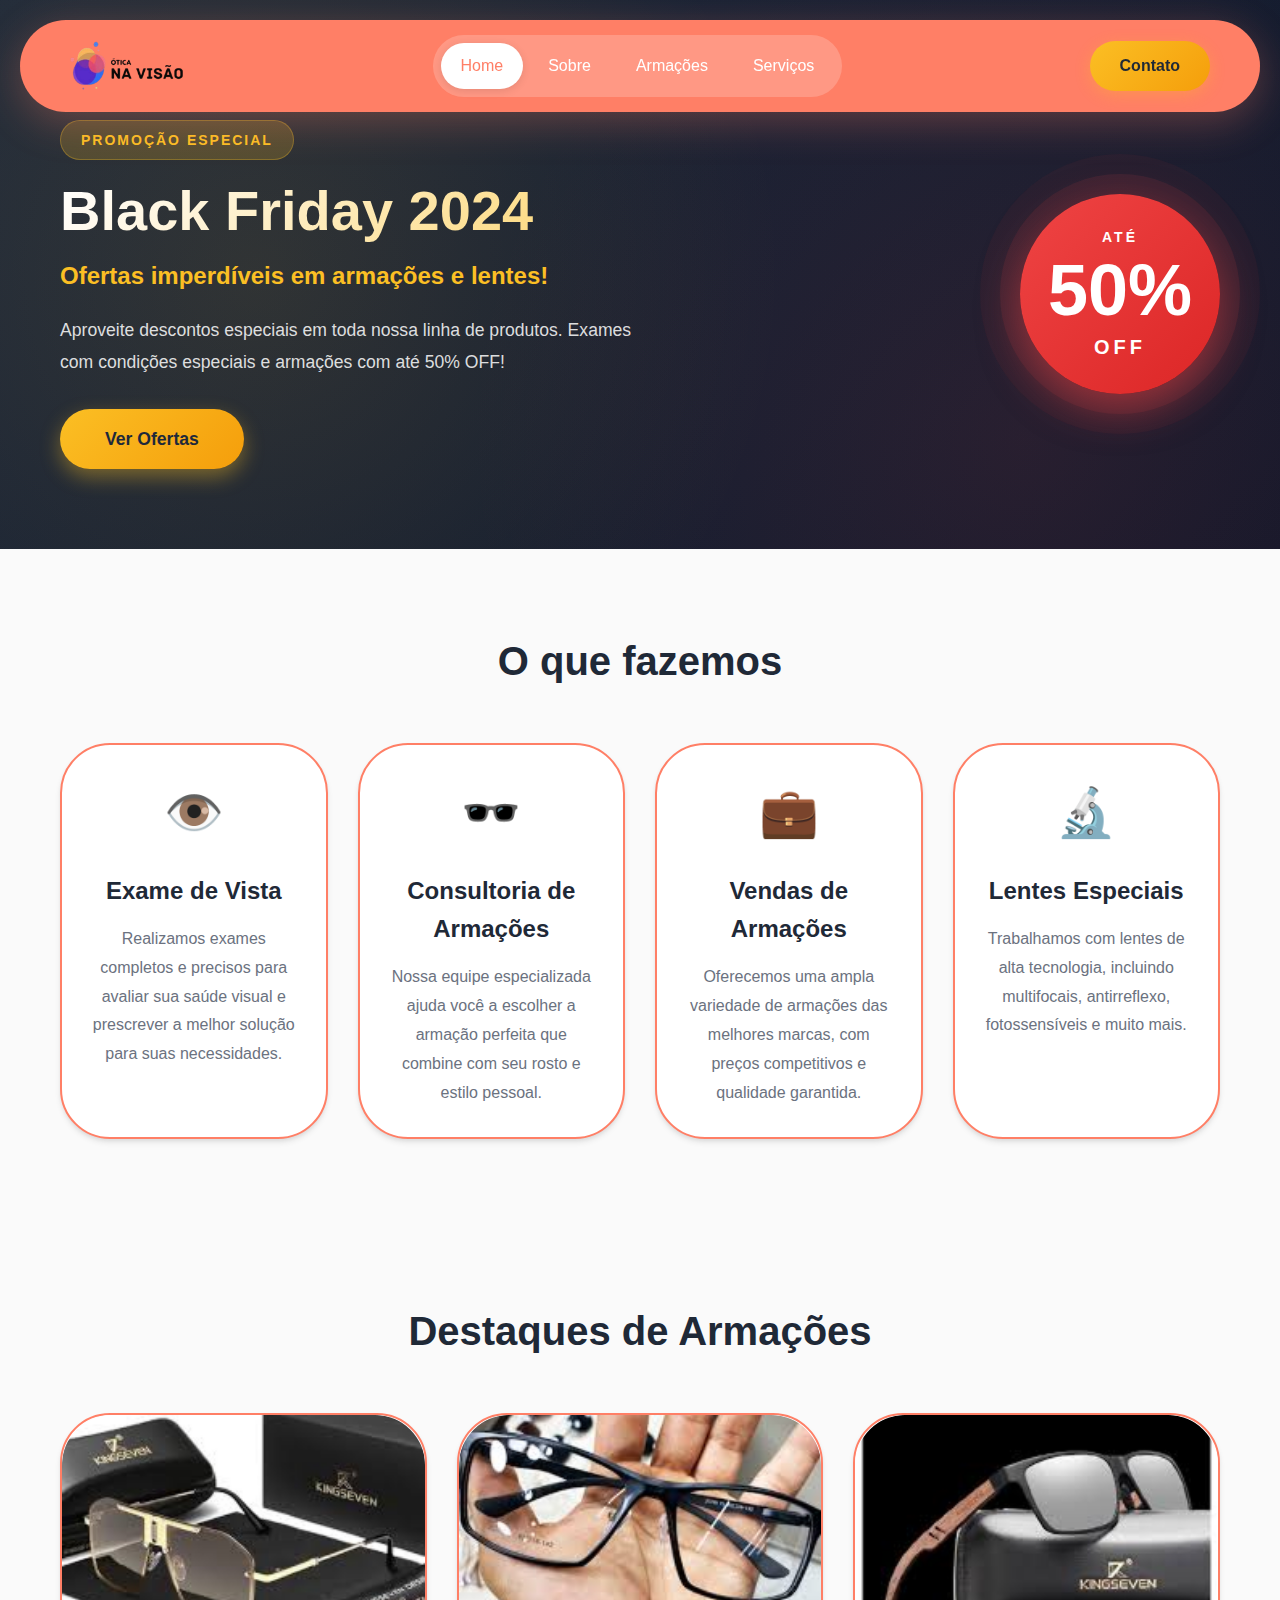
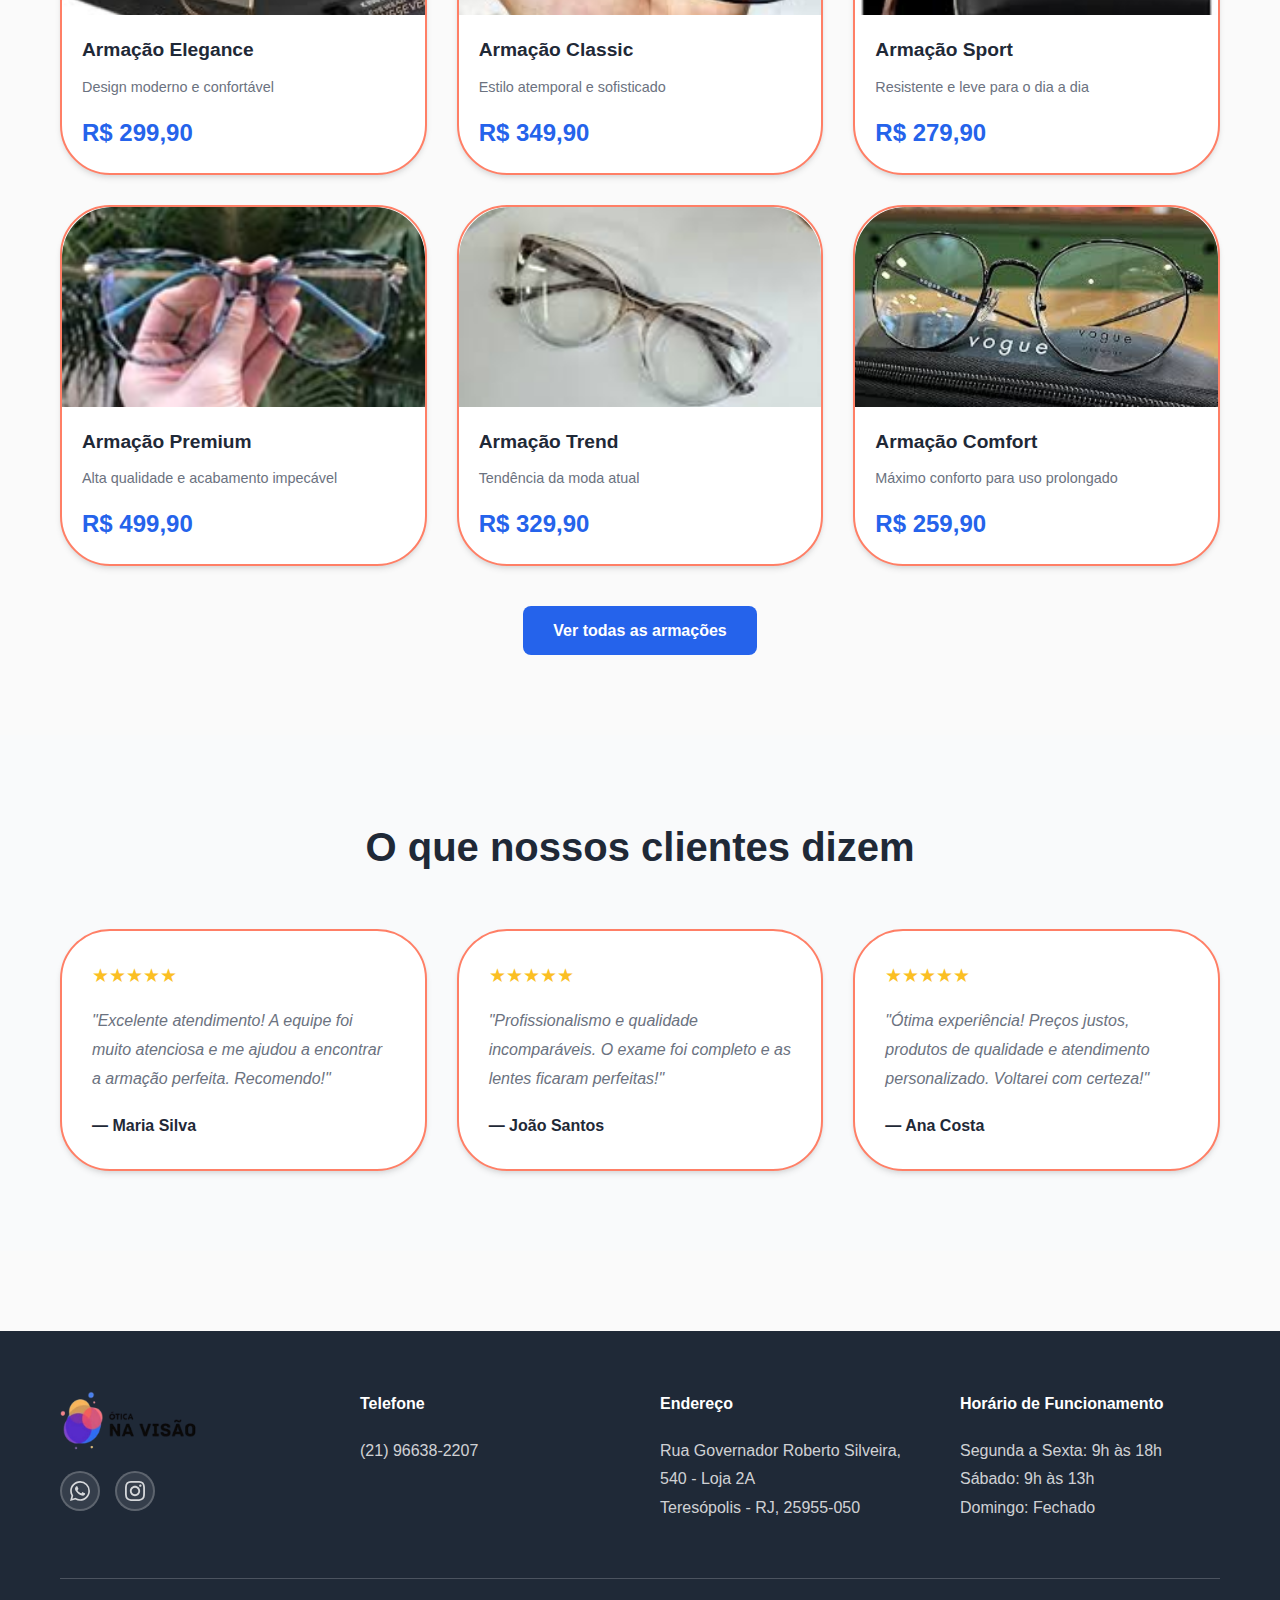
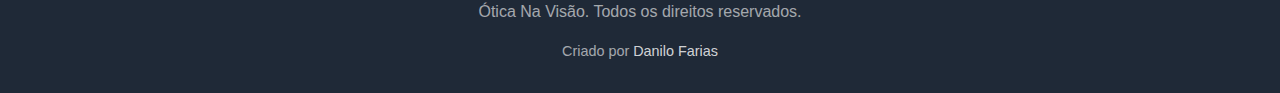
<file: index.html>
<!DOCTYPE html>
<html lang="pt-BR">
<head>
    <meta charset="UTF-8">
    <meta name="viewport" content="width=device-width, initial-scale=1.0">
    <title>Ótica Na Visão - Cuidando da sua visão com estilo</title>
    <link rel="icon" type="image/png" href="img/logo.png">
    <link rel="stylesheet" href="css/style.css">
</head>
<body>
    <!-- Header / Menu -->
    <header class="header" id="header">
        <div class="container">
            <div class="logo">
                <img src="img/logo.png" alt="Ótica Na Visão" class="logo-img">
            </div>
            <nav class="nav" id="nav">
                <ul class="nav-list">
                    <li><a href="index.html" class="nav-link active">Home</a></li>
                    <li><a href="sobre.html" class="nav-link">Sobre</a></li>
                    <li><a href="armacoes.html" class="nav-link">Armações</a></li>
                    <li><a href="servicos.html" class="nav-link">Serviços</a></li>
                </ul>
            </nav>
            <a href="#contato" class="btn btn-cta scroll-to-footer">Contato</a>
            <button class="menu-toggle" id="menuToggle" aria-label="Menu">
                <span></span>
                <span></span>
                <span></span>
            </button>
        </div>
    </header>

    <!-- Banner Black Friday -->
    <section class="black-friday-banner">
        <div class="container">
            <div class="banner-content-new">
                <div class="banner-left">
                    <span class="banner-label">PROMOÇÃO ESPECIAL</span>
                    <h2 class="banner-title-new">Black Friday 2024</h2>
                    <p class="banner-subtitle-new">Ofertas imperdíveis em armações e lentes!</p>
                    <p class="banner-description-new">
                        Aproveite descontos especiais em toda nossa linha de produtos. 
                        Exames com condições especiais e armações com até 50% OFF!
                    </p>
                    <a href="armacoes.html" class="btn btn-banner-new">Ver Ofertas</a>
                </div>
                <div class="banner-right">
                    <div class="discount-circle">
                        <span class="discount-text">ATÉ</span>
                        <span class="discount-number">50%</span>
                        <span class="discount-off">OFF</span>
                    </div>
                </div>
            </div>
        </div>
    </section>

    <!-- O que fazemos -->
    <section class="section services-preview">
        <div class="container">
            <h2 class="section-title">O que fazemos</h2>
            <div class="cards-grid">
                <div class="card">
                    <div class="card-icon">👁️</div>
                    <h3 class="card-title">Exame de Vista</h3>
                    <p class="card-description">
                        Realizamos exames completos e precisos para avaliar sua saúde visual e prescrever 
                        a melhor solução para suas necessidades.
                    </p>
                </div>
                <div class="card">
                    <div class="card-icon">🕶️</div>
                    <h3 class="card-title">Consultoria de Armações</h3>
                    <p class="card-description">
                        Nossa equipe especializada ajuda você a escolher a armação perfeita que combine 
                        com seu rosto e estilo pessoal.
                    </p>
                </div>
                <div class="card">
                    <div class="card-icon">💼</div>
                    <h3 class="card-title">Vendas de Armações</h3>
                    <p class="card-description">
                        Oferecemos uma ampla variedade de armações das melhores marcas, com preços 
                        competitivos e qualidade garantida.
                    </p>
                </div>
                <div class="card">
                    <div class="card-icon">🔬</div>
                    <h3 class="card-title">Lentes Especiais</h3>
                    <p class="card-description">
                        Trabalhamos com lentes de alta tecnologia, incluindo multifocais, antirreflexo, 
                        fotossensíveis e muito mais.
                    </p>
                </div>
            </div>
        </div>
    </section>

    <!-- Destaques de Armações -->
    <section class="section highlights">
        <div class="container">
            <h2 class="section-title">Destaques de Armações</h2>
            <div class="frames-grid">
                <div class="frame-card clickable-frame" data-frame='{"name":"Armação Elegance","description":"Design moderno e confortável","price":"R$ 299,90","image":"img/oculos (1).png"}'>
                    <div class="frame-image">
                        <img src="img/oculos (1).png" alt="Armação 1">
                    </div>
                    <div class="frame-info">
                        <h3 class="frame-name">Armação Elegance</h3>
                        <p class="frame-description">Design moderno e confortável</p>
                        <p class="frame-price">R$ 299,90</p>
                    </div>
                </div>
                <div class="frame-card clickable-frame" data-frame='{"name":"Armação Classic","description":"Estilo atemporal e sofisticado","price":"R$ 349,90","image":"img/oculos (2).png"}'>
                    <div class="frame-image">
                        <img src="img/oculos (2).png" alt="Armação 2">
                    </div>
                    <div class="frame-info">
                        <h3 class="frame-name">Armação Classic</h3>
                        <p class="frame-description">Estilo atemporal e sofisticado</p>
                        <p class="frame-price">R$ 349,90</p>
                    </div>
                </div>
                <div class="frame-card clickable-frame" data-frame='{"name":"Armação Sport","description":"Resistente e leve para o dia a dia","price":"R$ 279,90","image":"img/oculos (3).png"}'>
                    <div class="frame-image">
                        <img src="img/oculos (3).png" alt="Armação 3">
                    </div>
                    <div class="frame-info">
                        <h3 class="frame-name">Armação Sport</h3>
                        <p class="frame-description">Resistente e leve para o dia a dia</p>
                        <p class="frame-price">R$ 279,90</p>
                    </div>
                </div>
                <div class="frame-card clickable-frame" data-frame='{"name":"Armação Premium","description":"Alta qualidade e acabamento impecável","price":"R$ 499,90","image":"img/oculos (4).png"}'>
                    <div class="frame-image">
                        <img src="img/oculos (4).png" alt="Armação 4">
                    </div>
                    <div class="frame-info">
                        <h3 class="frame-name">Armação Premium</h3>
                        <p class="frame-description">Alta qualidade e acabamento impecável</p>
                        <p class="frame-price">R$ 499,90</p>
                    </div>
                </div>
                <div class="frame-card clickable-frame" data-frame='{"name":"Armação Trend","description":"Tendência da moda atual","price":"R$ 329,90","image":"img/oculos (5).png"}'>
                    <div class="frame-image">
                        <img src="img/oculos (5).png" alt="Armação 5">
                    </div>
                    <div class="frame-info">
                        <h3 class="frame-name">Armação Trend</h3>
                        <p class="frame-description">Tendência da moda atual</p>
                        <p class="frame-price">R$ 329,90</p>
                    </div>
                </div>
                <div class="frame-card clickable-frame" data-frame='{"name":"Armação Comfort","description":"Máximo conforto para uso prolongado","price":"R$ 259,90","image":"img/oculos (6).png"}'>
                    <div class="frame-image">
                        <img src="img/oculos (6).png" alt="Armação 6">
                    </div>
                    <div class="frame-info">
                        <h3 class="frame-name">Armação Comfort</h3>
                        <p class="frame-description">Máximo conforto para uso prolongado</p>
                        <p class="frame-price">R$ 259,90</p>
                    </div>
                </div>
            </div>
            <div class="text-center">
                <a href="armacoes.html" class="btn btn-primary">Ver todas as armações</a>
            </div>
        </div>
    </section>

    <!-- Depoimentos -->
    <section class="section testimonials">
        <div class="container">
            <h2 class="section-title">O que nossos clientes dizem</h2>
            <div class="testimonials-grid">
                <div class="testimonial-card">
                    <div class="testimonial-stars">★★★★★</div>
                    <p class="testimonial-text">
                        "Excelente atendimento! A equipe foi muito atenciosa e me ajudou a encontrar 
                        a armação perfeita. Recomendo!"
                    </p>
                    <p class="testimonial-author">— Maria Silva</p>
                </div>
                <div class="testimonial-card">
                    <div class="testimonial-stars">★★★★★</div>
                    <p class="testimonial-text">
                        "Profissionalismo e qualidade incomparáveis. O exame foi completo e as lentes 
                        ficaram perfeitas!"
                    </p>
                    <p class="testimonial-author">— João Santos</p>
                </div>
                <div class="testimonial-card">
                    <div class="testimonial-stars">★★★★★</div>
                    <p class="testimonial-text">
                        "Ótima experiência! Preços justos, produtos de qualidade e atendimento 
                        personalizado. Voltarei com certeza!"
                    </p>
                    <p class="testimonial-author">— Ana Costa</p>
                </div>
            </div>
        </div>
    </section>

    <!-- Footer -->
    <footer class="footer" id="contato">
        <div class="container">
            <div class="footer-content">
                <div class="footer-section footer-logo">
                    <img src="img/logo.png" alt="Ótica Na Visão" class="footer-logo-img">
                    <div class="footer-social">
                        <a href="https://wa.me/5521966382207" target="_blank" class="social-icon" aria-label="WhatsApp">
                            <svg width="24" height="24" viewBox="0 0 24 24" fill="none" xmlns="http://www.w3.org/2000/svg">
                                <path d="M17.472 14.382c-.297-.149-1.758-.867-2.03-.967-.273-.099-.471-.148-.67.15-.197.297-.767.966-.94 1.164-.173.199-.347.223-.644.075-.297-.15-1.255-.463-2.39-1.475-.883-.788-1.48-1.761-1.653-2.059-.173-.297-.018-.458.13-.606.134-.133.298-.347.446-.52.149-.174.198-.298.298-.497.099-.198.05-.371-.025-.52-.075-.149-.669-1.612-.916-2.207-.242-.579-.487-.5-.669-.51-.173-.008-.371-.01-.57-.01-.198 0-.52.074-.792.372-.272.297-1.04 1.016-1.04 2.479 0 1.462 1.065 2.875 1.213 3.074.149.198 2.096 3.2 5.077 4.487.709.306 1.262.489 1.694.625.712.227 1.36.195 1.871.118.571-.085 1.758-.719 2.006-1.413.248-.694.248-1.289.173-1.413-.074-.124-.272-.198-.57-.347m-5.421 7.403h-.004a9.87 9.87 0 01-5.031-1.378l-.361-.214-3.741.982.998-3.648-.235-.374a9.86 9.86 0 01-1.51-5.26c.001-5.45 4.436-9.884 9.888-9.884 2.64 0 5.122 1.03 6.988 2.898a9.825 9.825 0 012.893 6.994c-.003 5.45-4.437 9.884-9.885 9.884m8.413-18.297A11.815 11.815 0 0012.05 0C5.495 0 .16 5.335.157 11.892c0 2.096.547 4.142 1.588 5.945L.057 24l6.305-1.654a11.882 11.882 0 005.683 1.448h.005c6.554 0 11.89-5.335 11.893-11.893a11.821 11.821 0 00-3.48-8.413Z" fill="currentColor"/>
                            </svg>
                        </a>
                        <a href="https://www.instagram.com/otica_navisao/" target="_blank" class="social-icon" aria-label="Instagram">
                            <svg width="24" height="24" viewBox="0 0 24 24" fill="none" xmlns="http://www.w3.org/2000/svg">
                                <path d="M12 2.163c3.204 0 3.584.012 4.85.07 3.252.148 4.771 1.691 4.919 4.919.058 1.265.069 1.645.069 4.849 0 3.205-.012 3.584-.069 4.849-.149 3.225-1.664 4.771-4.919 4.919-1.266.058-1.644.07-4.85.07-3.204 0-3.584-.012-4.849-.07-3.26-.149-4.771-1.699-4.919-4.92-.058-1.265-.07-1.644-.07-4.849 0-3.204.013-3.583.07-4.849.149-3.227 1.664-4.771 4.919-4.919 1.266-.057 1.645-.069 4.849-.069zm0-2.163c-3.259 0-3.667.014-4.947.072-4.358.2-6.78 2.618-6.98 6.98-.059 1.281-.073 1.689-.073 4.948 0 3.259.014 3.668.072 4.948.2 4.358 2.618 6.78 6.98 6.98 1.281.058 1.689.072 4.948.072 3.259 0 3.668-.014 4.948-.072 4.354-.2 6.782-2.618 6.979-6.98.059-1.28.073-1.689.073-4.948 0-3.259-.014-3.667-.072-4.947-.196-4.354-2.617-6.78-6.979-6.98-1.281-.059-1.69-.073-4.949-.073zm0 5.838c-3.403 0-6.162 2.759-6.162 6.162s2.759 6.163 6.162 6.163 6.162-2.759 6.162-6.163c0-3.403-2.759-6.162-6.162-6.162zm0 10.162c-2.209 0-4-1.79-4-4 0-2.209 1.791-4 4-4s4 1.791 4 4c0 2.21-1.791 4-4 4zm6.406-11.845c-.796 0-1.441.645-1.441 1.44s.645 1.44 1.441 1.44c.795 0 1.439-.645 1.439-1.44s-.644-1.44-1.439-1.44z" fill="currentColor"/>
                            </svg>
                        </a>
                    </div>
                </div>
                <div class="footer-section">
                    <h4>Telefone</h4>
                    <p>
                        <a href="tel:+5521966382207">(21) 96638-2207</a>
                    </p>
                </div>
                <div class="footer-section">
                    <h4>Endereço</h4>
                    <p>
                        Rua Governador Roberto Silveira, 540 - Loja 2A<br>
                        Teresópolis - RJ, 25955-050
                    </p>
                </div>
                <div class="footer-section">
                    <h4>Horário de Funcionamento</h4>
                    <p>
                        Segunda a Sexta: 9h às 18h<br>
                        Sábado: 9h às 13h<br>
                        Domingo: Fechado
                    </p>
                </div>
            </div>
            <div class="footer-bottom">
                <p>Ótica Na Visão. Todos os direitos reservados.</p>
                <p class="footer-credit">
                    Criado por <a href="https://wa.me/5521993350228?text=Olá%20Danilo,%20vim%20através%20do%20site%20Ótica%20à%20Visão,%20gostaria%20de%20saber%20mais%20sobre%20o%20seu%20trabalho." target="_blank">Danilo Farias</a>
                </p>
            </div>
        </div>
    </footer>

    <!-- Modal para Cards de Destaques -->
    <div class="modal" id="highlightModal">
        <div class="modal-content">
            <span class="modal-close" id="highlightModalClose">&times;</span>
            <div class="modal-body" id="highlightModalBody">
                <!-- Conteúdo será inserido via JavaScript -->
            </div>
        </div>
    </div>

    <script src="js/main.js"></script>
    <script src="js/highlights-modal.js"></script>
</body>
</html>
</file>
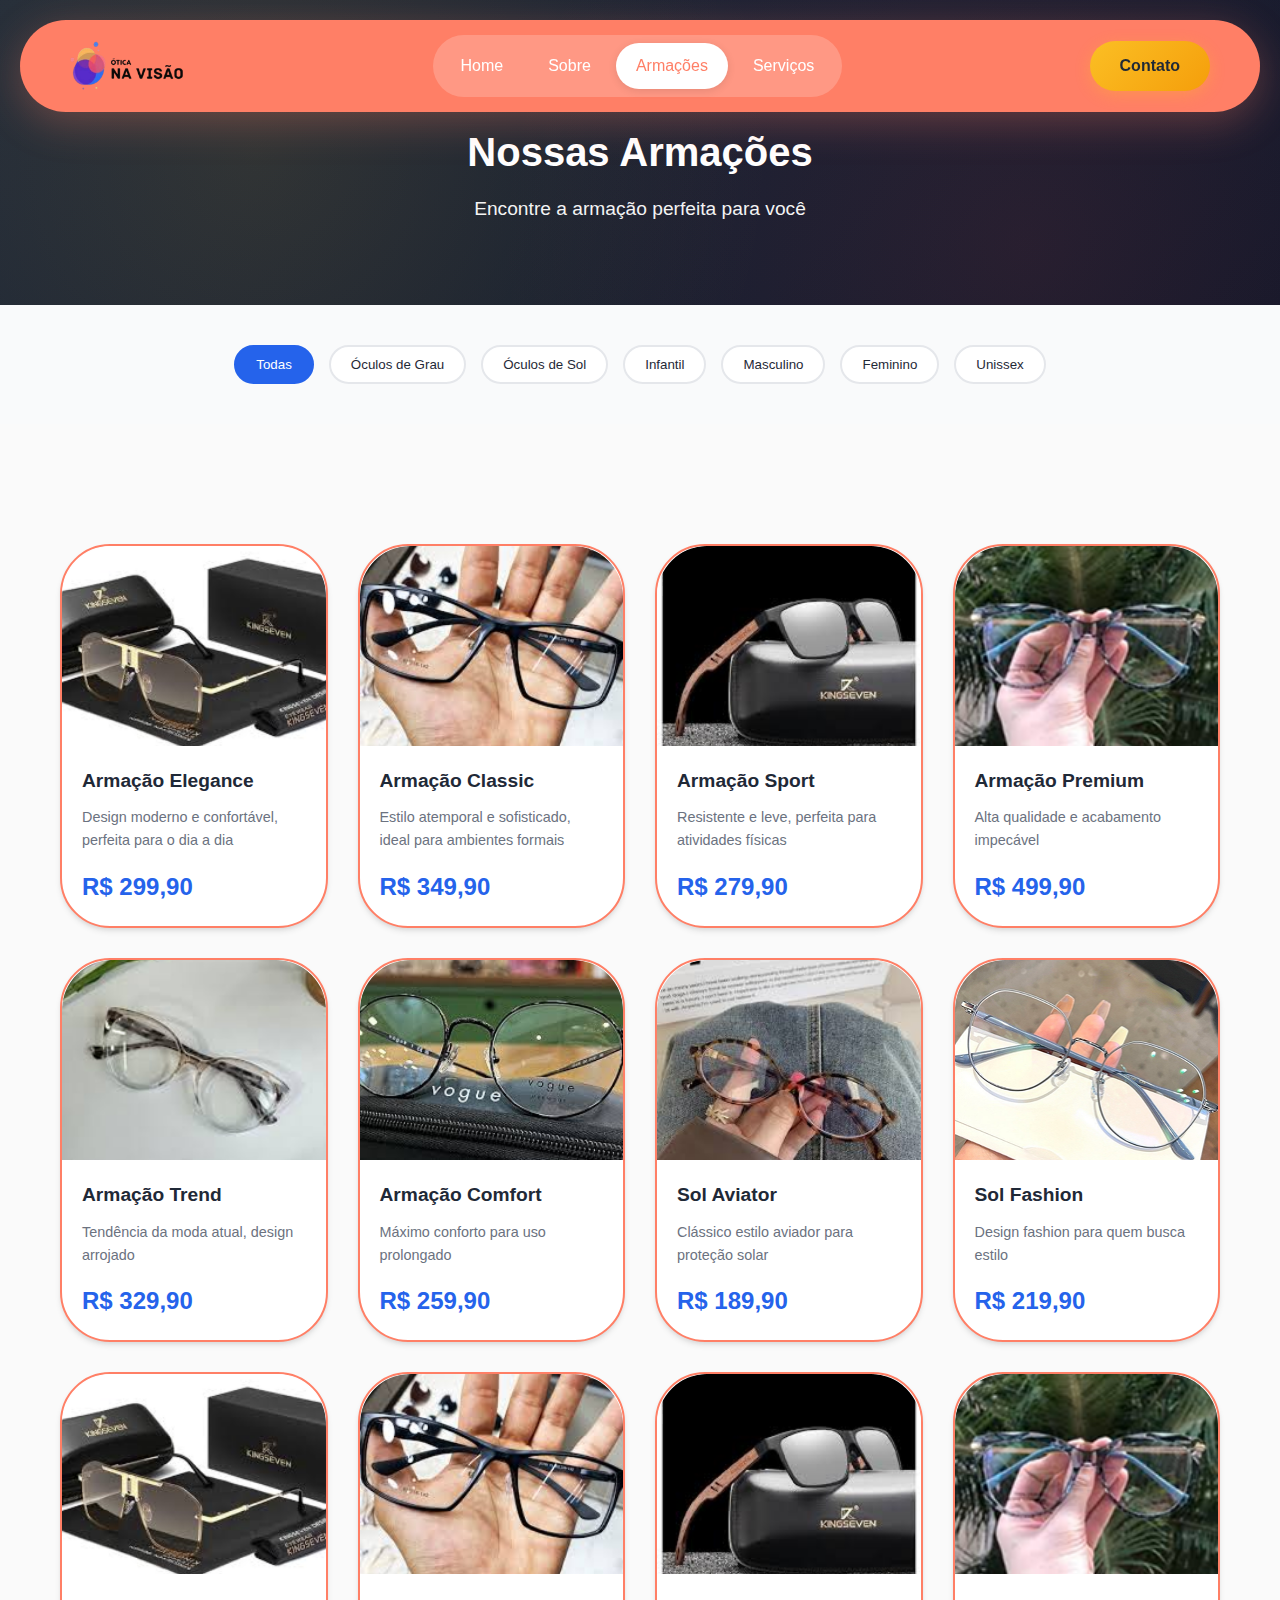
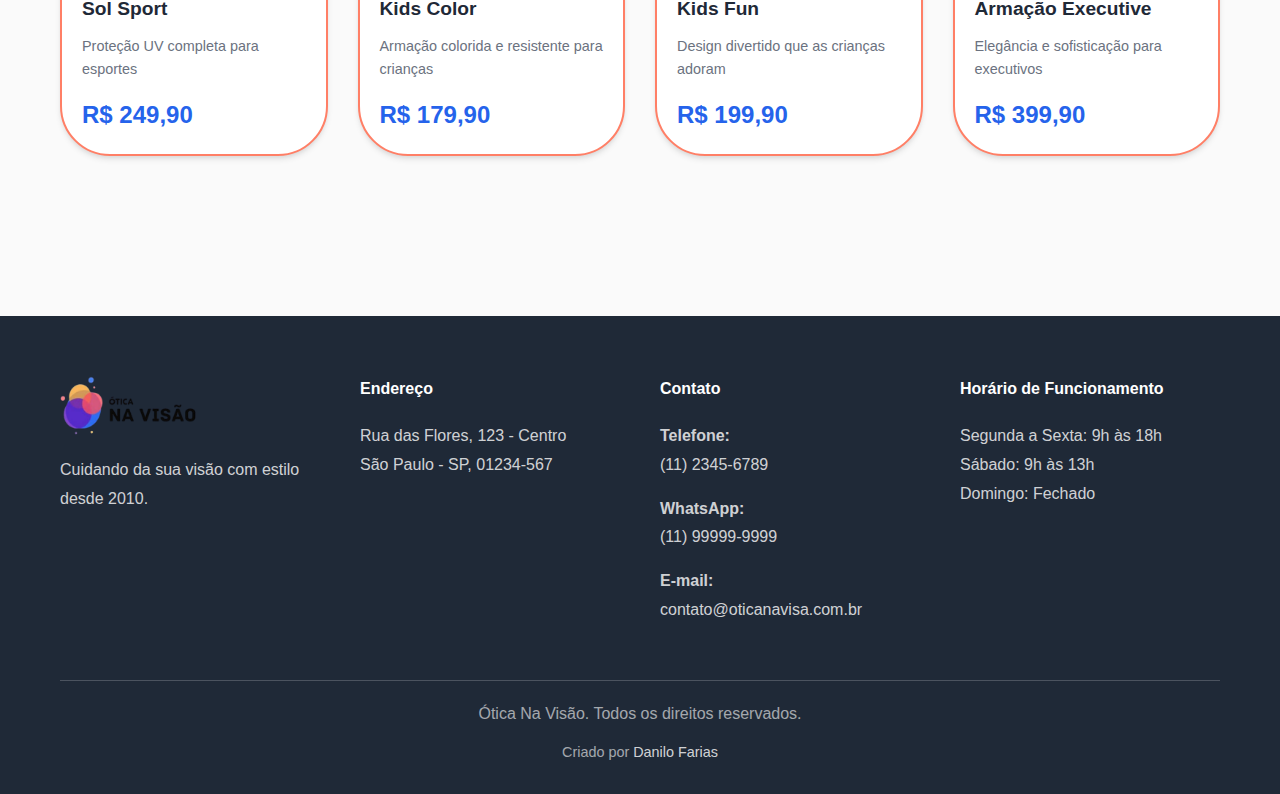
<file: armacoes.html>
<!DOCTYPE html>
<html lang="pt-BR">
<head>
    <meta charset="UTF-8">
    <meta name="viewport" content="width=device-width, initial-scale=1.0">
    <title>Armações - Ótica Na Visão</title>
    <link rel="icon" type="image/png" href="img/logo.png">
    <link rel="stylesheet" href="css/style.css">
</head>
<body>
    <!-- Header / Menu -->
    <header class="header" id="header">
        <div class="container">
            <div class="logo">
                <img src="img/logo.png" alt="Ótica Na Visão" class="logo-img">
            </div>
            <nav class="nav" id="nav">
                <ul class="nav-list">
                    <li><a href="index.html" class="nav-link">Home</a></li>
                    <li><a href="sobre.html" class="nav-link">Sobre</a></li>
                    <li><a href="armacoes.html" class="nav-link active">Armações</a></li>
                    <li><a href="servicos.html" class="nav-link">Serviços</a></li>
                </ul>
            </nav>
            <a href="#contato" class="btn btn-cta scroll-to-footer">Contato</a>
            <button class="menu-toggle" id="menuToggle" aria-label="Menu">
                <span></span>
                <span></span>
                <span></span>
            </button>
        </div>
    </header>

    <!-- Hero Section -->
    <section class="page-hero">
        <div class="container">
            <h1 class="page-title">Nossas Armações</h1>
            <p class="page-subtitle">Encontre a armação perfeita para você</p>
        </div>
    </section>

    <!-- Filtros -->
    <section class="section filters-section">
        <div class="container">
            <div class="filters">
                <button class="filter-btn active" data-filter="all">Todas</button>
                <button class="filter-btn" data-filter="grau">Óculos de Grau</button>
                <button class="filter-btn" data-filter="sol">Óculos de Sol</button>
                <button class="filter-btn" data-filter="infantil">Infantil</button>
                <button class="filter-btn" data-filter="masculino">Masculino</button>
                <button class="filter-btn" data-filter="feminino">Feminino</button>
                <button class="filter-btn" data-filter="unissex">Unissex</button>
            </div>
        </div>
    </section>

    <!-- Grid de Armações -->
    <section class="section">
        <div class="container">
            <div class="frames-grid-large" id="framesGrid">
                <!-- Armações serão inseridas via JavaScript -->
            </div>
        </div>
    </section>

    <!-- Modal de Detalhes -->
    <div class="modal" id="frameModal">
        <div class="modal-content">
            <span class="modal-close" id="modalClose">&times;</span>
            <div class="modal-body" id="modalBody">
                <!-- Conteúdo do modal será inserido via JavaScript -->
            </div>
        </div>
    </div>

    <!-- Footer -->
    <footer class="footer" id="contato">
        <div class="container">
            <div class="footer-content">
                <div class="footer-section footer-logo">
                    <img src="img/logo.png" alt="Ótica Na Visão" class="footer-logo-img">
                    <p>Cuidando da sua visão com estilo desde 2010.</p>
                </div>
                <div class="footer-section">
                    <h4>Endereço</h4>
                    <p>
                        Rua das Flores, 123 - Centro<br>
                        São Paulo - SP, 01234-567
                    </p>
                </div>
                <div class="footer-section">
                    <h4>Contato</h4>
                    <p>
                        <strong>Telefone:</strong><br>
                        <a href="tel:+551123456789">(11) 2345-6789</a>
                    </p>
                    <p>
                        <strong>WhatsApp:</strong><br>
                        <a href="https://wa.me/5511999999999" target="_blank">(11) 99999-9999</a>
                    </p>
                    <p>
                        <strong>E-mail:</strong><br>
                        <a href="mailto:contato@oticanavisa.com.br">contato@oticanavisa.com.br</a>
                    </p>
                </div>
                <div class="footer-section">
                    <h4>Horário de Funcionamento</h4>
                    <p>
                        Segunda a Sexta: 9h às 18h<br>
                        Sábado: 9h às 13h<br>
                        Domingo: Fechado
                    </p>
                </div>
            </div>
            <div class="footer-bottom">
                <p>Ótica Na Visão. Todos os direitos reservados.</p>
                <p class="footer-credit">
                    Criado por <a href="https://wa.me/5521993350228?text=Olá%20Danilo,%20vim%20através%20do%20site%20Ótica%20à%20Visão,%20gostaria%20de%20saber%20mais%20sobre%20o%20seu%20trabalho." target="_blank">Danilo Farias</a>
                </p>
            </div>
        </div>
    </footer>

    <script src="js/main.js"></script>
    <script src="js/frames.js"></script>
</body>
</html>
</file>
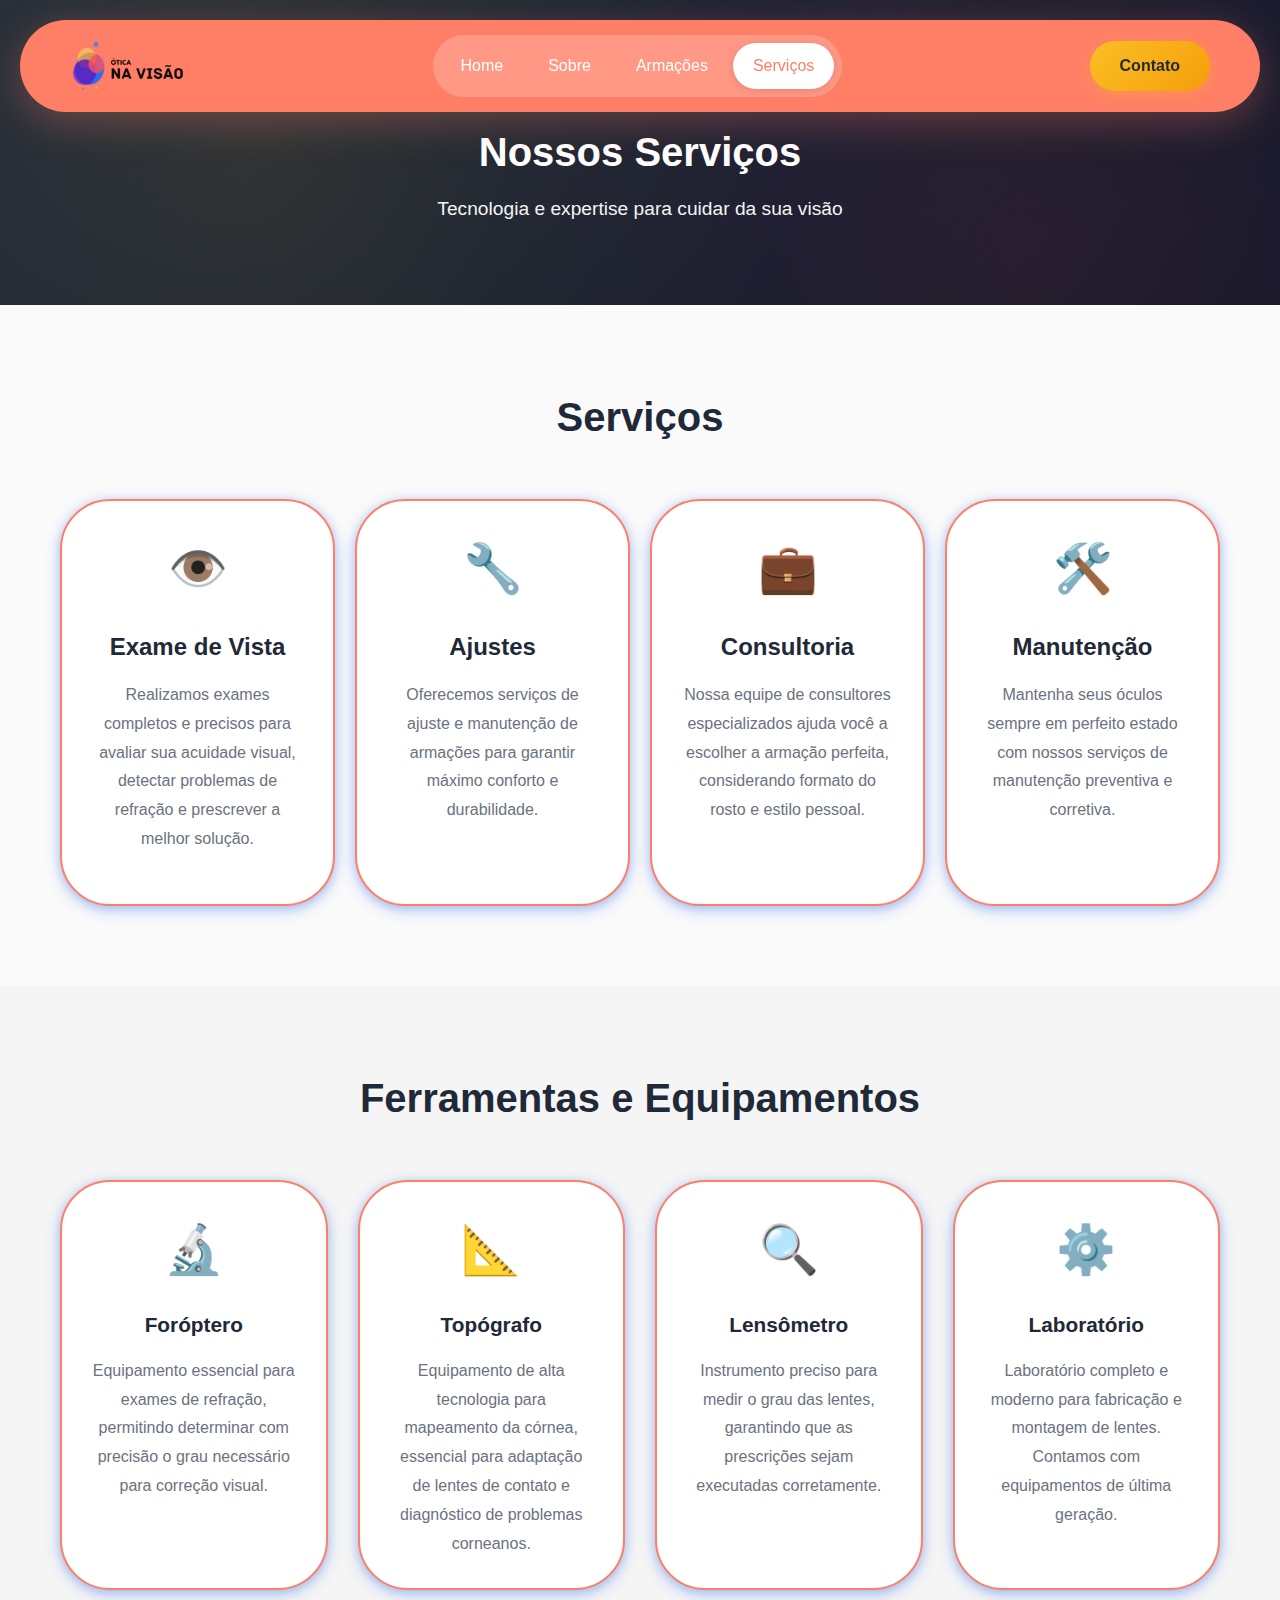
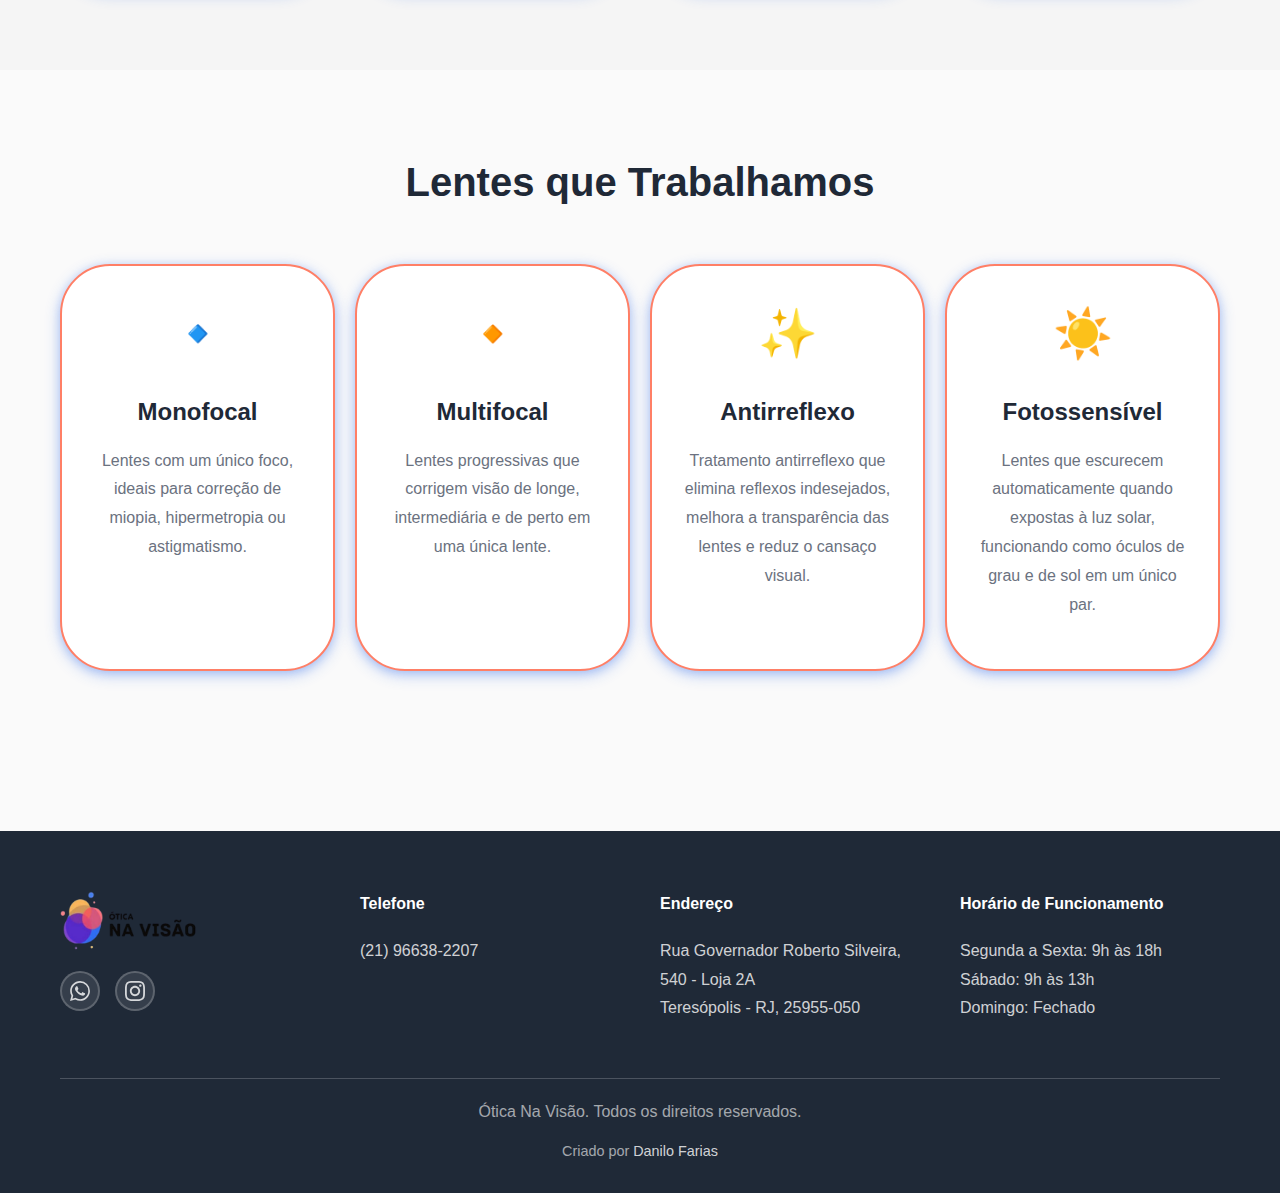
<file: servicos.html>
<!DOCTYPE html>
<html lang="pt-BR">
<head>
    <meta charset="UTF-8">
    <meta name="viewport" content="width=device-width, initial-scale=1.0">
    <title>Serviços - Ótica Na Visão</title>
    <link rel="icon" type="image/png" href="img/logo.png">
    <link rel="stylesheet" href="css/style.css">
</head>
<body>
    <!-- Header / Menu -->
    <header class="header" id="header">
        <div class="container">
            <div class="logo">
                <img src="img/logo.png" alt="Ótica Na Visão" class="logo-img">
            </div>
            <nav class="nav" id="nav">
                <ul class="nav-list">
                    <li><a href="index.html" class="nav-link">Home</a></li>
                    <li><a href="sobre.html" class="nav-link">Sobre</a></li>
                    <li><a href="armacoes.html" class="nav-link">Armações</a></li>
                    <li><a href="servicos.html" class="nav-link active">Serviços</a></li>
                </ul>
            </nav>
            <a href="#contato" class="btn btn-cta scroll-to-footer">Contato</a>
            <button class="menu-toggle" id="menuToggle" aria-label="Menu">
                <span></span>
                <span></span>
                <span></span>
            </button>
        </div>
    </header>

    <!-- Hero Section -->
    <section class="page-hero-services">
        <div class="container">
            <h1 class="page-title">Nossos Serviços</h1>
            <p class="page-subtitle">Tecnologia e expertise para cuidar da sua visão</p>
        </div>
    </section>

    <!-- Serviços -->
    <section class="section">
        <div class="container">
            <h2 class="section-title">Serviços</h2>
            <div class="services-grid-cards">
                <div class="service-card clickable-card" data-modal="service-1">
                    <div class="service-icon">👁️</div>
                    <h3 class="service-title">Exame de Vista</h3>
                    <p class="service-description">
                        Realizamos exames completos e precisos para avaliar sua acuidade visual, 
                        detectar problemas de refração e prescrever a melhor solução.
                    </p>
                </div>
                <div class="service-card clickable-card" data-modal="service-2">
                    <div class="service-icon">🔧</div>
                    <h3 class="service-title">Ajustes</h3>
                    <p class="service-description">
                        Oferecemos serviços de ajuste e manutenção de armações para garantir 
                        máximo conforto e durabilidade.
                    </p>
                </div>
                <div class="service-card clickable-card" data-modal="service-3">
                    <div class="service-icon">💼</div>
                    <h3 class="service-title">Consultoria</h3>
                    <p class="service-description">
                        Nossa equipe de consultores especializados ajuda você a escolher a 
                        armação perfeita, considerando formato do rosto e estilo pessoal.
                    </p>
                </div>
                <div class="service-card clickable-card" data-modal="service-4">
                    <div class="service-icon">🛠️</div>
                    <h3 class="service-title">Manutenção</h3>
                    <p class="service-description">
                        Mantenha seus óculos sempre em perfeito estado com nossos serviços de 
                        manutenção preventiva e corretiva.
                    </p>
                </div>
            </div>
        </div>
    </section>

    <!-- Ferramentas e Equipamentos -->
    <section class="section bg-light">
        <div class="container">
            <h2 class="section-title">Ferramentas e Equipamentos</h2>
            <div class="equipment-grid">
                <div class="equipment-card clickable-card" data-modal="equipment-1">
                    <div class="equipment-icon">🔬</div>
                    <h3 class="equipment-title">Foróptero</h3>
                    <p class="equipment-description">
                        Equipamento essencial para exames de refração, permitindo determinar 
                        com precisão o grau necessário para correção visual.
                    </p>
                </div>
                <div class="equipment-card clickable-card" data-modal="equipment-2">
                    <div class="equipment-icon">📐</div>
                    <h3 class="equipment-title">Topógrafo</h3>
                    <p class="equipment-description">
                        Equipamento de alta tecnologia para mapeamento da córnea, essencial 
                        para adaptação de lentes de contato e diagnóstico de problemas corneanos.
                    </p>
                </div>
                <div class="equipment-card clickable-card" data-modal="equipment-3">
                    <div class="equipment-icon">🔍</div>
                    <h3 class="equipment-title">Lensômetro</h3>
                    <p class="equipment-description">
                        Instrumento preciso para medir o grau das lentes, garantindo que 
                        as prescrições sejam executadas corretamente.
                    </p>
                </div>
                <div class="equipment-card clickable-card" data-modal="equipment-4">
                    <div class="equipment-icon">⚙️</div>
                    <h3 class="equipment-title">Laboratório</h3>
                    <p class="equipment-description">
                        Laboratório completo e moderno para fabricação e montagem de lentes. 
                        Contamos com equipamentos de última geração.
                    </p>
                </div>
            </div>
        </div>
    </section>

    <!-- Lentes -->
    <section class="section">
        <div class="container">
            <h2 class="section-title">Lentes que Trabalhamos</h2>
            <div class="lenses-grid-cards">
                <div class="lens-card clickable-card" data-modal="lens-1">
                    <div class="lens-icon">🔹</div>
                    <h3 class="lens-title">Monofocal</h3>
                    <p class="lens-description">
                        Lentes com um único foco, ideais para correção de miopia, hipermetropia 
                        ou astigmatismo.
                    </p>
                </div>
                <div class="lens-card clickable-card" data-modal="lens-2">
                    <div class="lens-icon">🔸</div>
                    <h3 class="lens-title">Multifocal</h3>
                    <p class="lens-description">
                        Lentes progressivas que corrigem visão de longe, intermediária e de perto 
                        em uma única lente.
                    </p>
                </div>
                <div class="lens-card clickable-card" data-modal="lens-3">
                    <div class="lens-icon">✨</div>
                    <h3 class="lens-title">Antirreflexo</h3>
                    <p class="lens-description">
                        Tratamento antirreflexo que elimina reflexos indesejados, melhora a 
                        transparência das lentes e reduz o cansaço visual.
                    </p>
                </div>
                <div class="lens-card clickable-card" data-modal="lens-4">
                    <div class="lens-icon">☀️</div>
                    <h3 class="lens-title">Fotossensível</h3>
                    <p class="lens-description">
                        Lentes que escurecem automaticamente quando expostas à luz solar, 
                        funcionando como óculos de grau e de sol em um único par.
                    </p>
                </div>
            </div>
        </div>
    </section>

    <!-- Modal para Equipamentos e Lentes -->
    <div class="modal" id="infoModal">
        <div class="modal-content">
            <span class="modal-close" id="modalClose">&times;</span>
            <div class="modal-body" id="modalBody">
                <!-- Conteúdo será inserido via JavaScript -->
            </div>
        </div>
    </div>

    <!-- Footer -->
    <footer class="footer" id="contato">
        <div class="container">
            <div class="footer-content">
                <div class="footer-section footer-logo">
                    <img src="img/logo.png" alt="Ótica Na Visão" class="footer-logo-img">
                    <div class="footer-social">
                        <a href="https://wa.me/5521966382207" target="_blank" class="social-icon" aria-label="WhatsApp">
                            <svg width="24" height="24" viewBox="0 0 24 24" fill="none" xmlns="http://www.w3.org/2000/svg">
                                <path d="M17.472 14.382c-.297-.149-1.758-.867-2.03-.967-.273-.099-.471-.148-.67.15-.197.297-.767.966-.94 1.164-.173.199-.347.223-.644.075-.297-.15-1.255-.463-2.39-1.475-.883-.788-1.48-1.761-1.653-2.059-.173-.297-.018-.458.13-.606.134-.133.298-.347.446-.52.149-.174.198-.298.298-.497.099-.198.05-.371-.025-.52-.075-.149-.669-1.612-.916-2.207-.242-.579-.487-.5-.669-.51-.173-.008-.371-.01-.57-.01-.198 0-.52.074-.792.372-.272.297-1.04 1.016-1.04 2.479 0 1.462 1.065 2.875 1.213 3.074.149.198 2.096 3.2 5.077 4.487.709.306 1.262.489 1.694.625.712.227 1.36.195 1.871.118.571-.085 1.758-.719 2.006-1.413.248-.694.248-1.289.173-1.413-.074-.124-.272-.198-.57-.347m-5.421 7.403h-.004a9.87 9.87 0 01-5.031-1.378l-.361-.214-3.741.982.998-3.648-.235-.374a9.86 9.86 0 01-1.51-5.26c.001-5.45 4.436-9.884 9.888-9.884 2.64 0 5.122 1.03 6.988 2.898a9.825 9.825 0 012.893 6.994c-.003 5.45-4.437 9.884-9.885 9.884m8.413-18.297A11.815 11.815 0 0012.05 0C5.495 0 .16 5.335.157 11.892c0 2.096.547 4.142 1.588 5.945L.057 24l6.305-1.654a11.882 11.882 0 005.683 1.448h.005c6.554 0 11.89-5.335 11.893-11.893a11.821 11.821 0 00-3.48-8.413Z" fill="currentColor"/>
                            </svg>
                        </a>
                        <a href="https://www.instagram.com/otica_navisao/" target="_blank" class="social-icon" aria-label="Instagram">
                            <svg width="24" height="24" viewBox="0 0 24 24" fill="none" xmlns="http://www.w3.org/2000/svg">
                                <path d="M12 2.163c3.204 0 3.584.012 4.85.07 3.252.148 4.771 1.691 4.919 4.919.058 1.265.069 1.645.069 4.849 0 3.205-.012 3.584-.069 4.849-.149 3.225-1.664 4.771-4.919 4.919-1.266.058-1.644.07-4.85.07-3.204 0-3.584-.012-4.849-.07-3.26-.149-4.771-1.699-4.919-4.92-.058-1.265-.07-1.644-.07-4.849 0-3.204.013-3.583.07-4.849.149-3.227 1.664-4.771 4.919-4.919 1.266-.057 1.645-.069 4.849-.069zm0-2.163c-3.259 0-3.667.014-4.947.072-4.358.2-6.78 2.618-6.98 6.98-.059 1.281-.073 1.689-.073 4.948 0 3.259.014 3.668.072 4.948.2 4.358 2.618 6.78 6.98 6.98 1.281.058 1.689.072 4.948.072 3.259 0 3.668-.014 4.948-.072 4.354-.2 6.782-2.618 6.979-6.98.059-1.28.073-1.689.073-4.948 0-3.259-.014-3.667-.072-4.947-.196-4.354-2.617-6.78-6.979-6.98-1.281-.059-1.69-.073-4.949-.073zm0 5.838c-3.403 0-6.162 2.759-6.162 6.162s2.759 6.163 6.162 6.163 6.162-2.759 6.162-6.163c0-3.403-2.759-6.162-6.162-6.162zm0 10.162c-2.209 0-4-1.79-4-4 0-2.209 1.791-4 4-4s4 1.791 4 4c0 2.21-1.791 4-4 4zm6.406-11.845c-.796 0-1.441.645-1.441 1.44s.645 1.44 1.441 1.44c.795 0 1.439-.645 1.439-1.44s-.644-1.44-1.439-1.44z" fill="currentColor"/>
                            </svg>
                        </a>
                    </div>
                </div>
                <div class="footer-section">
                    <h4>Telefone</h4>
                    <p>
                        <a href="tel:+5521966382207">(21) 96638-2207</a>
                    </p>
                </div>
                <div class="footer-section">
                    <h4>Endereço</h4>
                    <p>
                        Rua Governador Roberto Silveira, 540 - Loja 2A<br>
                        Teresópolis - RJ, 25955-050
                    </p>
                </div>
                <div class="footer-section">
                    <h4>Horário de Funcionamento</h4>
                    <p>
                        Segunda a Sexta: 9h às 18h<br>
                        Sábado: 9h às 13h<br>
                        Domingo: Fechado
                    </p>
                </div>
            </div>
            <div class="footer-bottom">
                <p>Ótica Na Visão. Todos os direitos reservados.</p>
                <p class="footer-credit">
                    Criado por <a href="https://wa.me/5521993350228?text=Olá%20Danilo,%20vim%20através%20do%20site%20Ótica%20à%20Visão,%20gostaria%20de%20saber%20mais%20sobre%20o%20seu%20trabalho." target="_blank">Danilo Farias</a>
                </p>
            </div>
        </div>
    </footer>

    <script src="js/main.js"></script>
    <script src="js/services-modal.js"></script>
    <script src="js/accordion.js"></script>
</body>
</html>
</file>
<file: css/style.css>
/* Reset e Base */
*,
*::before,
*::after {
    margin: 0;
    padding: 0;
    box-sizing: border-box;
}

:root {
    --primary-color: #2563eb;
    --primary-dark: #1e40af;
    --secondary-color: #10b981;
    --text-dark: #1f2937;
    --text-light: #6b7280;
    --bg-light: #f9fafb;
    --bg-white: #ffffff;
    --border-color: #e5e7eb;
    --shadow: 0 4px 6px -1px rgba(0, 0, 0, 0.1), 0 2px 4px -1px rgba(0, 0, 0, 0.06);
    --shadow-lg: 0 10px 15px -3px rgba(0, 0, 0, 0.1), 0 4px 6px -2px rgba(0, 0, 0, 0.05);
}

* {
    box-sizing: border-box;
}

html {
    overflow-x: hidden;
    width: 100%;
    max-width: 100vw;
    position: relative;
}

body {
    font-family: -apple-system, BlinkMacSystemFont, 'Segoe UI', Roboto, 'Helvetica Neue', Arial, sans-serif;
    line-height: 1.6;
    color: var(--text-dark);
    background-color: #fafafa;
    padding-top: 0;
    margin: 0;
    overflow-x: hidden;
    width: 100%;
    max-width: 100vw;
    position: relative;
}

img {
    max-width: 100%;
    height: auto;
    display: block;
}

.container {
    max-width: 1200px;
    margin: 0 auto;
    padding: 0 20px;
    width: 100%;
    box-sizing: border-box;
}

/* Header / Menu */
.header {
    position: fixed;
    top: 20px;
    left: 50%;
    transform: translateX(-50%);
    width: calc(100% - 40px);
    max-width: 1400px;
    background-color: #ff7f66;
    border-radius: 50px;
    box-shadow: 0 10px 40px rgba(255, 127, 102, 0.3);
    z-index: 1000;
    transition: all 0.3s ease;
    padding: 0;
    box-sizing: border-box;
}

.header.scrolled {
    top: 10px;
    box-shadow: 0 8px 30px rgba(255, 127, 102, 0.4);
}

.header .container {
    display: flex;
    justify-content: space-between;
    align-items: center;
    padding: 15px 30px;
}

.logo h1 {
    font-size: 1.5rem;
    color: var(--primary-color);
    font-weight: 700;
}

.logo-img {
    height: 50px;
    width: auto;
    object-fit: contain;
    transition: transform 0.3s ease;
}

.logo-img:hover {
    transform: scale(1.05);
}

.nav {
    flex: 1;
    display: flex;
    justify-content: center;
}

.nav-list {
    display: flex;
    list-style: none;
    gap: 5px;
    background: rgba(255, 255, 255, 0.2);
    padding: 8px;
    border-radius: 50px;
    align-items: center;
}

.nav-list li {
    position: relative;
}

.nav-link {
    text-decoration: none;
    color: white;
    font-weight: 500;
    transition: all 0.3s ease;
    position: relative;
    padding: 10px 20px;
    border-radius: 50px;
    display: block;
}

.nav-link:hover {
    color: white;
    background-color: rgba(255, 255, 255, 0.2);
}

.nav-link.active {
    background-color: white;
    color: #ff7f66;
    box-shadow: 0 2px 8px rgba(0, 0, 0, 0.1);
}

.nav-link.active::after {
    display: none;
}

.menu-toggle {
    display: none;
    flex-direction: column;
    background: none;
    border: none;
    cursor: pointer;
    padding: 5px;
    gap: 5px;
}

.menu-toggle span {
    width: 25px;
    height: 3px;
    background-color: white;
    transition: all 0.3s ease;
    border-radius: 2px;
}

.menu-toggle.active span:nth-child(1) {
    transform: rotate(45deg) translate(8px, 8px);
}

.menu-toggle.active span:nth-child(2) {
    opacity: 0;
}

.menu-toggle.active span:nth-child(3) {
    transform: rotate(-45deg) translate(7px, -7px);
}

/* Hero Section */
.hero {
    background: linear-gradient(135deg, var(--primary-color) 0%, var(--primary-dark) 100%);
    color: white;
    padding: 100px 20px;
    text-align: center;
}

.hero-content {
    max-width: 800px;
    margin: 0 auto;
}

.hero-title {
    font-size: 3rem;
    margin-bottom: 20px;
    font-weight: 700;
    color: white;
}

.hero-subtitle {
    font-size: 1.5rem;
    margin-bottom: 20px;
    font-weight: 400;
}

.hero-description {
    font-size: 1.1rem;
    margin-bottom: 40px;
    opacity: 0.95;
    line-height: 1.8;
}

.hero-buttons {
    display: flex;
    gap: 20px;
    justify-content: center;
    flex-wrap: wrap;
}

/* Page Hero */
.page-hero {
    background: linear-gradient(135deg, #1e293b 0%, #0f172a 100%);
    color: white;
    padding: 120px 20px 80px;
    text-align: center;
    position: relative;
    overflow: hidden;
}

.page-hero::before {
    content: '';
    position: absolute;
    top: 0;
    left: 0;
    right: 0;
    bottom: 0;
    background: radial-gradient(circle at 20% 50%, rgba(251, 191, 36, 0.1) 0%, transparent 50%),
                radial-gradient(circle at 80% 80%, rgba(239, 68, 68, 0.1) 0%, transparent 50%);
    pointer-events: none;
}

.page-hero .container {
    position: relative;
    z-index: 1;
}

.page-hero-services {
    background: linear-gradient(135deg, #1e293b 0%, #0f172a 100%);
    color: white;
    padding: 120px 20px 80px;
    text-align: center;
    position: relative;
    overflow: hidden;
}

.page-hero-services::before {
    content: '';
    position: absolute;
    top: 0;
    left: 0;
    right: 0;
    bottom: 0;
    background: radial-gradient(circle at 20% 50%, rgba(251, 191, 36, 0.1) 0%, transparent 50%),
                radial-gradient(circle at 80% 80%, rgba(239, 68, 68, 0.1) 0%, transparent 50%);
    pointer-events: none;
}

.page-hero-services .container {
    position: relative;
    z-index: 1;
}

.page-title {
    font-size: 2.5rem;
    margin-bottom: 10px;
    font-weight: 700;
    color: white;
}

.page-subtitle {
    font-size: 1.2rem;
    opacity: 0.95;
}

/* Buttons */
.btn {
    display: inline-block;
    padding: 12px 30px;
    border-radius: 8px;
    text-decoration: none;
    font-weight: 600;
    transition: all 0.3s ease;
    border: none;
    cursor: pointer;
    font-size: 1rem;
}

.btn-primary {
    background-color: var(--primary-color);
    color: white;
}

.btn-primary:hover {
    background-color: var(--primary-dark);
    transform: translateY(-2px);
    box-shadow: var(--shadow-lg);
}

.btn-secondary {
    background-color: white;
    color: var(--primary-color);
}

.btn-secondary:hover {
    background-color: var(--bg-light);
    transform: translateY(-2px);
    box-shadow: var(--shadow-lg);
}

.btn-cta {
    background: linear-gradient(135deg, #fbbf24 0%, #f59e0b 100%);
    color: #1f2937;
    font-weight: 600;
    padding: 12px 30px;
    border-radius: 50px;
    text-decoration: none;
    transition: all 0.3s ease;
    white-space: nowrap;
    box-shadow: 0 4px 15px rgba(251, 191, 36, 0.3);
}

.btn-cta:hover {
    transform: translateY(-2px);
    box-shadow: 0 6px 20px rgba(251, 191, 36, 0.4);
    background: linear-gradient(135deg, #f59e0b 0%, #d97706 100%);
}

/* Sections */
.section {
    padding: 80px 20px;
    background-color: #fafafa;
}

.bg-light {
    background-color: #f5f5f5;
}

.section-title {
    font-size: 2.5rem;
    text-align: center;
    margin-bottom: 50px;
    color: var(--text-dark);
    font-weight: 700;
}

.text-center {
    text-align: center;
    margin-top: 40px;
}

/* Cards Grid */
.cards-grid {
    display: grid;
    grid-template-columns: repeat(auto-fit, minmax(250px, 1fr));
    gap: 30px;
    margin-top: 40px;
}

.card {
    background: white;
    padding: 30px;
    border-radius: 50px;
    border: 2px solid #ff7f66;
    box-shadow: var(--shadow);
    text-align: center;
    transition: transform 0.3s ease, box-shadow 0.3s ease;
}

.card:hover {
    transform: translateY(-5px);
    box-shadow: var(--shadow-lg);
}

.card-icon {
    font-size: 3rem;
    margin-bottom: 20px;
}

.card-title {
    font-size: 1.5rem;
    margin-bottom: 15px;
    color: var(--text-dark);
}

.card-description {
    color: var(--text-light);
    line-height: 1.8;
}

/* Frames Grid */
.frames-grid {
    display: grid;
    grid-template-columns: repeat(auto-fill, minmax(280px, 1fr));
    gap: 30px;
    margin-top: 40px;
}

.frames-grid-large {
    display: grid;
    grid-template-columns: repeat(auto-fill, minmax(250px, 1fr));
    gap: 30px;
    margin-top: 40px;
}

.frame-card {
    background: white;
    border-radius: 50px;
    border: 2px solid #ff7f66;
    box-shadow: var(--shadow);
    transition: transform 0.3s ease, box-shadow 0.3s ease;
    cursor: pointer;
    overflow: hidden;
}

.frame-card:hover {
    transform: translateY(-5px);
    box-shadow: var(--shadow-lg);
}

.frame-image {
    width: 100%;
    height: 200px;
    background-color: var(--bg-light);
    display: flex;
    align-items: center;
    justify-content: center;
    overflow: hidden;
    border-radius: 50px 50px 0 0;
}

.frame-image img {
    width: 100%;
    height: 100%;
    object-fit: cover;
}

.frame-info {
    padding: 20px;
}

.frame-name {
    font-size: 1.2rem;
    margin-bottom: 10px;
    color: var(--text-dark);
}

.frame-description {
    color: var(--text-light);
    margin-bottom: 15px;
    font-size: 0.9rem;
}

.frame-price {
    font-size: 1.5rem;
    font-weight: 700;
    color: var(--primary-color);
}

/* Testimonials */
.testimonials {
    background-color: var(--bg-light);
}

.testimonials-grid {
    display: grid;
    grid-template-columns: repeat(auto-fit, minmax(300px, 1fr));
    gap: 30px;
    margin-top: 40px;
}

.testimonial-card {
    background: white;
    padding: 30px;
    border-radius: 50px;
    border: 2px solid #ff7f66;
    box-shadow: var(--shadow);
}

.testimonial-stars {
    color: #fbbf24;
    font-size: 1.2rem;
    margin-bottom: 15px;
}

.testimonial-text {
    color: var(--text-light);
    margin-bottom: 20px;
    font-style: italic;
    line-height: 1.8;
}

.testimonial-author {
    font-weight: 600;
    color: var(--text-dark);
}

/* Filters */
.filters-section {
    padding: 40px 20px;
    background-color: var(--bg-light);
}

.filters {
    display: flex;
    flex-wrap: wrap;
    gap: 15px;
    justify-content: center;
}

.filter-btn {
    padding: 10px 20px;
    border: 2px solid var(--border-color);
    background: white;
    border-radius: 25px;
    cursor: pointer;
    font-weight: 500;
    transition: all 0.3s ease;
    color: var(--text-dark);
}

.filter-btn:hover,
.filter-btn.active {
    background-color: var(--primary-color);
    color: white;
    border-color: var(--primary-color);
}

/* Modal */
.modal {
    display: none;
    position: fixed;
    z-index: 2000;
    left: 0;
    top: 0;
    width: 100%;
    height: 100%;
    background-color: rgba(0, 0, 0, 0.7);
    backdrop-filter: blur(5px);
    animation: fadeIn 0.3s ease;
}

.modal.active {
    display: flex;
    align-items: center;
    justify-content: center;
    padding: 20px;
}

.modal-content {
    background-color: white;
    border-radius: 12px;
    max-width: 600px;
    width: 100%;
    max-height: 90vh;
    overflow-y: auto;
    position: relative;
    animation: slideUp 0.3s ease;
}

@media (min-width: 768px) {
    .modal-content {
        max-width: 900px;
    }
}

.modal-close {
    position: absolute;
    top: 15px;
    right: 20px;
    font-size: 2rem;
    font-weight: bold;
    color: var(--text-light);
    cursor: pointer;
    z-index: 10;
    transition: color 0.3s ease;
}

.modal-close:hover {
    color: var(--text-dark);
}

.modal-body {
    padding: 40px;
}

@keyframes fadeIn {
    from { opacity: 0; }
    to { opacity: 1; }
}

@keyframes slideUp {
    from {
        transform: translateY(50px);
        opacity: 0;
    }
    to {
        transform: translateY(0);
        opacity: 1;
    }
}

/* About Page */
.content-block {
    max-width: 900px;
    margin: 0 auto;
}

.historia-content {
    display: flex;
    flex-direction: column;
    gap: 40px;
    align-items: center;
    max-width: 1200px;
    margin: 0 auto;
}

.historia-image-wrapper {
    width: 100%;
    max-width: 400px;
    flex-shrink: 0;
}

.historia-image-wrapper {
    perspective: 1000px;
}

.historia-image {
    width: 100%;
    height: auto;
    display: block;
    transform: perspective(1000px) rotateY(-8deg);
    box-shadow: 0 15px 40px rgba(255, 127, 102, 0.4);
    border-radius: 12px;
    transition: transform 0.3s ease;
}

.historia-image:hover {
    transform: perspective(1000px) rotateY(-5deg) scale(1.02);
}

.historia-text {
    width: 100%;
}

.text-content {
    font-size: 1.1rem;
    line-height: 1.8;
    color: var(--text-light);
}

/* Desktop Layout - História */
@media (min-width: 768px) {
    .historia-content {
        flex-direction: row;
        align-items: flex-start;
        gap: 60px;
        justify-content: flex-start;
    }
    
    .historia-text {
        width: 60%;
        flex: 1;
    }
    
    .historia-text .text-content {
        text-align: left;
    }
    
    .historia-image-wrapper {
        width: 40%;
        max-width: 500px;
        flex-shrink: 0;
    }
}

.text-content p {
    margin-bottom: 20px;
}

.mvv-grid {
    display: grid;
    grid-template-columns: repeat(auto-fit, minmax(300px, 1fr));
    gap: 30px;
    margin-top: 40px;
}

.mvv-card {
    background: white;
    padding: 30px;
    border-radius: 50px;
    border: 2px solid #ff7f66;
    box-shadow: var(--shadow);
    text-align: center;
}

.mvv-icon {
    font-size: 3rem;
    margin-bottom: 20px;
}

.mvv-title {
    font-size: 1.5rem;
    margin-bottom: 15px;
    color: var(--text-dark);
}

.mvv-text {
    color: var(--text-light);
    line-height: 1.8;
}

.mvv-list {
    list-style: none;
    text-align: left;
    color: var(--text-light);
}

.mvv-list li {
    padding: 8px 0;
    padding-left: 25px;
    position: relative;
}

.mvv-list li::before {
    content: '✓';
    position: absolute;
    left: 0;
    color: var(--primary-color);
    font-weight: bold;
}

.gallery-grid {
    display: grid;
    grid-template-columns: repeat(auto-fit, minmax(250px, 1fr));
    gap: 20px;
    margin-top: 40px;
}

.gallery-item {
    border-radius: 12px;
    overflow: hidden;
    box-shadow: var(--shadow);
}

.gallery-item img {
    width: 100%;
    height: 250px;
    object-fit: cover;
    transition: transform 0.3s ease;
}

.gallery-item:hover img {
    transform: scale(1.05);
}

.team-grid {
    display: grid;
    grid-template-columns: repeat(auto-fit, minmax(250px, 1fr));
    gap: 30px;
    margin-top: 40px;
}

.team-card {
    background: white;
    padding: 30px;
    border-radius: 50px;
    border: 2px solid #ff7f66;
    box-shadow: var(--shadow);
    text-align: center;
}

.team-photo {
    width: 150px;
    height: 150px;
    border-radius: 50%;
    margin: 0 auto 20px;
    overflow: hidden;
    border: 4px solid var(--primary-color);
}

.team-photo img {
    width: 100%;
    height: 100%;
    object-fit: cover;
}

.team-name {
    font-size: 1.3rem;
    margin-bottom: 5px;
    color: var(--text-dark);
}

.team-role {
    color: var(--primary-color);
    font-weight: 600;
    margin-bottom: 15px;
}

.team-bio {
    color: var(--text-light);
    line-height: 1.8;
}

.diferenciais-grid {
    display: grid;
    grid-template-columns: repeat(auto-fit, minmax(300px, 1fr));
    gap: 30px;
    margin-top: 40px;
}

.diferencial-card {
    background: white;
    padding: 30px;
    border-radius: 50px;
    border: 2px solid #ff7f66;
    box-shadow: var(--shadow);
    text-align: center;
}

.diferencial-icon {
    font-size: 3rem;
    margin-bottom: 20px;
}

.diferencial-card h3 {
    font-size: 1.3rem;
    margin-bottom: 15px;
    color: var(--text-dark);
}

.diferencial-card p {
    color: var(--text-light);
    line-height: 1.8;
}

/* Services Page */
.services-grid {
    display: grid;
    grid-template-columns: repeat(auto-fit, minmax(300px, 1fr));
    gap: 30px;
    margin-top: 40px;
}

.service-description {
    color: var(--text-light);
    margin-bottom: 20px;
    line-height: 1.8;
}

.service-features {
    list-style: none;
    color: var(--text-light);
}

.service-features li {
    padding: 8px 0;
    padding-left: 25px;
    position: relative;
}

.service-features li::before {
    content: '•';
    position: absolute;
    left: 0;
    color: var(--primary-color);
    font-weight: bold;
    font-size: 1.5rem;
}

.equipment-grid {
    display: grid;
    grid-template-columns: repeat(auto-fit, minmax(250px, 1fr));
    gap: 30px;
    margin-top: 40px;
}

.equipment-card {
    background: white;
    padding: 30px;
    border-radius: 50px;
    border: 2px solid #ff7f66;
    box-shadow: 0 4px 15px rgba(37, 99, 235, 0.3), 0 2px 8px rgba(37, 99, 235, 0.2);
    text-align: center;
    transition: transform 0.3s ease, box-shadow 0.3s ease;
}

.equipment-card:hover {
    transform: translateY(-5px);
    box-shadow: 0 8px 25px rgba(37, 99, 235, 0.4), 0 4px 12px rgba(37, 99, 235, 0.3);
}

.clickable-card {
    cursor: pointer;
    transition: transform 0.3s ease, box-shadow 0.3s ease;
}

.clickable-card:hover {
    transform: translateY(-5px);
}

.equipment-icon {
    font-size: 3rem;
    margin-bottom: 20px;
}

.equipment-title {
    font-size: 1.3rem;
    margin-bottom: 15px;
    color: var(--text-dark);
}

.equipment-description {
    color: var(--text-light);
    line-height: 1.8;
}

.lenses-grid-cards {
    display: grid;
    grid-template-columns: repeat(4, 1fr);
    gap: 20px;
    margin-top: 40px;
}

.services-grid-cards {
    display: grid;
    grid-template-columns: repeat(4, 1fr);
    gap: 20px;
    margin-top: 40px;
}

.service-card {
    background: white;
    padding: 30px;
    border-radius: 50px;
    border: 2px solid #ff7f66;
    box-shadow: 0 4px 15px rgba(37, 99, 235, 0.3), 0 2px 8px rgba(37, 99, 235, 0.2);
    text-align: center;
    transition: transform 0.3s ease, box-shadow 0.3s ease;
}

.service-card:hover {
    transform: translateY(-5px);
    box-shadow: 0 8px 25px rgba(37, 99, 235, 0.4), 0 4px 12px rgba(37, 99, 235, 0.3);
}

.service-icon {
    font-size: 3rem;
    margin-bottom: 20px;
    text-align: center;
}

.service-title {
    font-size: 1.5rem;
    margin-bottom: 15px;
    color: var(--text-dark);
    text-align: center;
}

.lens-card {
    background: white;
    padding: 30px;
    border-radius: 50px;
    border: 2px solid #ff7f66;
    box-shadow: 0 4px 15px rgba(37, 99, 235, 0.3), 0 2px 8px rgba(37, 99, 235, 0.2);
    text-align: center;
    transition: transform 0.3s ease, box-shadow 0.3s ease;
}

.lens-card:hover {
    transform: translateY(-5px);
    box-shadow: 0 8px 25px rgba(37, 99, 235, 0.4), 0 4px 12px rgba(37, 99, 235, 0.3);
}

.lens-icon {
    font-size: 3rem;
    margin-bottom: 20px;
    text-align: center;
}

.lens-title {
    font-size: 1.5rem;
    margin-bottom: 15px;
    color: var(--text-dark);
    text-align: center;
}

.lens-description {
    color: var(--text-light);
    margin-bottom: 20px;
    line-height: 1.8;
}

.lens-features {
    list-style: none;
    color: var(--text-light);
}

.lens-features li {
    padding: 8px 0;
    padding-left: 25px;
    position: relative;
}

.lens-features li::before {
    content: '✓';
    position: absolute;
    left: 0;
    color: var(--primary-color);
    font-weight: bold;
}

/* Footer */
.footer {
    background-color: var(--text-dark);
    color: white;
    padding: 60px 20px 20px;
    margin-top: 80px;
    width: 100%;
    max-width: 100%;
    box-sizing: border-box;
}

.footer-content {
    display: grid;
    grid-template-columns: repeat(4, 1fr);
    gap: 40px;
    margin-bottom: 40px;
    width: 100%;
    max-width: 100%;
    box-sizing: border-box;
}

@media (max-width: 1024px) {
    .footer-content {
        grid-template-columns: repeat(2, 1fr);
    }
}

.footer-logo {
    display: flex;
    flex-direction: column;
    align-items: flex-start;
}

.footer-logo-img {
    height: 60px;
    width: auto;
    margin-bottom: 20px;
    object-fit: contain;
}

.footer-social {
    display: flex;
    gap: 15px;
    align-items: center;
}

.social-icon {
    width: 40px;
    height: 40px;
    display: flex;
    align-items: center;
    justify-content: center;
    background-color: rgba(255, 255, 255, 0.1);
    border-radius: 50%;
    color: white;
    text-decoration: none;
    transition: all 0.3s ease;
    border: 2px solid rgba(255, 255, 255, 0.2);
}

.social-icon:hover {
    background-color: rgba(255, 255, 255, 0.2);
    transform: translateY(-3px);
    border-color: rgba(255, 255, 255, 0.4);
}

.social-icon svg {
    width: 20px;
    height: 20px;
    fill: currentColor;
}

.footer-section h3,
.footer-section h4 {
    margin-bottom: 20px;
    color: white;
}

.footer-section p {
    margin-bottom: 15px;
    line-height: 1.8;
    color: rgba(255, 255, 255, 0.8);
}

.footer-section a {
    color: rgba(255, 255, 255, 0.8);
    text-decoration: none;
    transition: color 0.3s ease;
}

.footer-section a:hover {
    color: white;
}

.map-placeholder {
    width: 100%;
    height: 200px;
    border-radius: 8px;
    overflow: hidden;
    background-color: var(--bg-light);
}

.map-placeholder img {
    width: 100%;
    height: 100%;
    object-fit: cover;
}

.footer-form-section {
    max-width: 800px;
    margin: 0 auto 40px;
    padding-top: 40px;
    border-top: 1px solid rgba(255, 255, 255, 0.2);
}

.footer-form-section h4 {
    margin-bottom: 30px;
    text-align: center;
}

.contact-form {
    display: flex;
    flex-direction: column;
    gap: 20px;
}

.form-row {
    display: grid;
    grid-template-columns: repeat(auto-fit, minmax(250px, 1fr));
    gap: 20px;
}

.form-group {
    display: flex;
    flex-direction: column;
}

.form-group label {
    margin-bottom: 8px;
    font-weight: 500;
    color: white;
}

.form-group input,
.form-group textarea {
    padding: 12px;
    border: 1px solid rgba(255, 255, 255, 0.3);
    border-radius: 8px;
    background-color: rgba(255, 255, 255, 0.1);
    color: white;
    font-size: 1rem;
    transition: all 0.3s ease;
}

.form-group input::placeholder,
.form-group textarea::placeholder {
    color: rgba(255, 255, 255, 0.5);
}

.form-group input:focus,
.form-group textarea:focus {
    outline: none;
    border-color: var(--primary-color);
    background-color: rgba(255, 255, 255, 0.15);
}

.form-group input.error,
.form-group textarea.error {
    border-color: #ef4444;
}

.error-message {
    color: #ef4444;
    font-size: 0.875rem;
    margin-top: 5px;
    display: none;
}

.error-message.show {
    display: block;
}

.footer-bottom {
    text-align: center;
    padding-top: 20px;
    border-top: 1px solid rgba(255, 255, 255, 0.2);
    color: rgba(255, 255, 255, 0.6);
}

.footer-bottom p {
    margin-bottom: 10px;
}

.footer-credit {
    margin-top: 15px;
    font-size: 0.9rem;
}

.footer-credit a {
    color: rgba(255, 255, 255, 0.8);
    text-decoration: none;
    transition: color 0.3s ease;
}

.footer-credit a:hover {
    color: white;
    text-decoration: underline;
}

/* Responsive */
/* Tablet e Mobile */
@media (max-width: 1024px) {
    .container {
        padding: 0 15px;
    }
    
    .banner-content-new {
        gap: 40px;
    }
    
    .banner-title-new {
        font-size: 3rem;
    }
    
    .cards-grid,
    .frames-grid,
    .frames-grid-large,
    .mvv-grid,
    .team-grid,
    .gallery-grid,
    .diferenciais-grid,
    .services-grid,
    .equipment-grid {
        grid-template-columns: repeat(auto-fit, minmax(250px, 1fr));
        gap: 20px;
    }
    
    .services-grid-cards,
    .lenses-grid-cards {
        grid-template-columns: repeat(2, 1fr);
    }
}

@media (max-width: 768px) {
    html, body {
        padding-top: 0;
        margin: 0;
        overflow-x: hidden;
        width: 100%;
        max-width: 100%;
    }

    .container {
        padding: 0 15px;
        width: 100%;
        max-width: 100%;
        box-sizing: border-box;
    }

    .header {
        width: calc(100% - 20px);
        max-width: 100%;
        left: 50%;
        transform: translateX(-50%);
        box-sizing: border-box;
    }

    .header .container {
        padding: 12px 15px;
        width: 100%;
        box-sizing: border-box;
    }

    .logo-img {
        height: 35px;
    }

    .banner-content-new {
        flex-direction: column;
        text-align: center;
        gap: 25px;
        width: 100%;
        max-width: 100%;
        box-sizing: border-box;
    }

    .banner-title-new {
        font-size: 2rem;
        line-height: 1.2;
        word-wrap: break-word;
        overflow-wrap: break-word;
    }

    .banner-subtitle-new {
        font-size: 1.1rem;
        word-wrap: break-word;
    }
    
    .banner-description-new {
        font-size: 0.95rem;
        line-height: 1.6;
        word-wrap: break-word;
        overflow-wrap: break-word;
    }
    
    .banner-left {
        width: 100%;
        max-width: 100%;
        box-sizing: border-box;
    }
    
    .banner-right {
        width: 100%;
        max-width: 100%;
        display: flex;
        justify-content: center;
        box-sizing: border-box;
    }

    .discount-circle {
        width: 150px;
        height: 150px;
    }

    .discount-number {
        font-size: 3.5rem;
    }

    .lenses-grid-cards,
    .services-grid-cards {
        grid-template-columns: 1fr;
    }

    .equipment-grid {
        grid-template-columns: 1fr;
    }

    .menu-toggle {
        display: flex;
    }

    .header {
        top: 10px;
        width: calc(100% - 20px);
        border-radius: 30px;
        z-index: 1000;
    }

    .header .container {
        padding: 12px 15px;
    }

    .nav {
        position: fixed;
        top: 70px;
        left: 50%;
        transform: translateX(-50%) translateY(-20px);
        background-color: #ff7f66;
        z-index: 9999;
        display: none;
        flex-direction: column;
        box-shadow: var(--shadow-lg);
        border-radius: 20px;
        width: calc(100% - 20px);
        max-width: 400px;
        height: auto;
        min-height: auto;
        overflow: hidden;
        opacity: 0;
        visibility: hidden;
        transition: opacity 0.3s ease, visibility 0.3s ease, transform 0.3s ease;
        box-sizing: border-box;
    }
    
    .nav.active {
        display: flex !important;
        opacity: 1 !important;
        visibility: visible !important;
        transform: translateX(-50%) translateY(0);
    }

    .nav-list {
        flex-direction: column;
        padding: 10px 0;
        gap: 0;
        background: transparent;
        border-radius: 20px;
        width: 100%;
        max-width: 100%;
        position: relative;
        z-index: 1;
        margin: 0;
        list-style: none;
    }

    .nav-list li {
        border-bottom: 1px solid rgba(255, 255, 255, 0.2);
        width: 100%;
        list-style: none;
    }

    .nav-list li:last-child {
        border-bottom: none;
    }

    .nav-link {
        display: block;
        padding: 12px 20px;
        border-radius: 0;
        color: white !important;
        font-size: 1rem;
        font-weight: 500;
        text-align: left;
        width: 100%;
    }
    
    .nav-link:hover {
        background: rgba(255, 255, 255, 0.2);
        color: white !important;
    }

    .nav-link.active {
        background: rgba(255, 255, 255, 0.3);
        box-shadow: none;
        color: white !important;
        font-weight: 600;
    }

    .btn-cta {
        display: none;
    }

    .hero-title {
        font-size: 2rem;
    }

    .hero-subtitle {
        font-size: 1.2rem;
    }

    .hero-description {
        font-size: 1rem;
    }

    .page-title {
        font-size: 2rem;
    }
    
    .page-subtitle {
        font-size: 1rem;
    }

    .section-title {
        font-size: 2rem;
        margin-bottom: 30px;
    }

    .section {
        padding: 50px 15px;
        width: 100%;
        max-width: 100%;
        box-sizing: border-box;
    }
    
    .page-hero,
    .page-hero-services {
        padding: 100px 15px 60px;
        width: 100%;
        max-width: 100%;
        box-sizing: border-box;
    }

    .hero {
        padding: 60px 15px;
        width: 100%;
        max-width: 100%;
        box-sizing: border-box;
    }
    
    .black-friday-banner {
        width: 100%;
        max-width: 100%;
        box-sizing: border-box;
        padding-left: 15px;
        padding-right: 15px;
    }

    .hero-buttons {
        flex-direction: column;
        align-items: stretch;
        gap: 15px;
    }

    .btn {
        text-align: center;
        width: 100%;
        padding: 14px 25px;
    }
    
    .btn-banner-new {
        width: auto;
        display: inline-block;
    }

    .form-row {
        grid-template-columns: 1fr;
    }

    .modal-content {
        margin: 15px;
        max-width: calc(100% - 30px);
        border-radius: 12px;
    }

    .modal-body {
        padding: 25px 15px;
    }
    
    /* Cards */
    .card,
    .frame-card,
    .service-card,
    .lens-card,
    .equipment-card,
    .testimonial-card,
    .team-card,
    .mvv-card,
    .diferencial-card {
        padding: 20px;
    }
    
    .card-icon,
    .service-icon,
    .lens-icon,
    .equipment-icon,
    .diferencial-icon {
        font-size: 2.5rem;
    }
    
    .card-title,
    .service-title,
    .lens-title,
    .equipment-title {
        font-size: 1.3rem;
    }
    
    /* Grids */
    .cards-grid,
    .frames-grid,
    .frames-grid-large,
    .mvv-grid,
    .team-grid,
    .gallery-grid,
    .diferenciais-grid,
    .services-grid,
    .equipment-grid {
        grid-template-columns: 1fr;
        gap: 20px;
        margin-top: 30px;
    }
    
    /* História */
    .historia-content {
        flex-direction: column;
        gap: 30px;
    }
    
    .historia-image-wrapper {
        width: 100%;
        max-width: 100%;
    }
    
    .historia-text {
        width: 100%;
    }
    
    /* Footer */
    .footer-content {
        grid-template-columns: 1fr;
        gap: 30px;
        text-align: center;
    }
    
    .footer-section {
        text-align: center;
    }
    
    .footer-logo {
        align-items: center;
    }
    
    .footer-social {
        justify-content: center;
        margin-top: 10px;
    }
    
    .social-icon {
        width: 45px;
        height: 45px;
    }
    
    .social-icon svg {
        width: 22px;
        height: 22px;
    }
    
    /* Highlight Modal */
    .highlight-modal-content {
        flex-direction: column;
    }
    
    .highlight-modal-image {
        width: 100%;
        max-width: 100%;
    }
    
    .highlight-modal-info {
        width: 100%;
        text-align: center;
    }
    
    .highlight-modal-title {
        font-size: 1.8rem;
    }
    
    .highlight-modal-price {
        font-size: 1.8rem;
    }
    
    .btn-whatsapp {
        width: 100%;
        text-align: center;
    }
}

@media (max-width: 480px) {
    html, body {
        overflow-x: hidden;
        width: 100%;
        max-width: 100%;
    }
    
    .container {
        padding: 0 10px;
        width: 100%;
        max-width: 100%;
        box-sizing: border-box;
    }
    
    .header {
        width: calc(100% - 20px);
        max-width: calc(100% - 20px);
        top: 10px;
        left: 50%;
        transform: translateX(-50%);
        box-sizing: border-box;
    }
    
    .header .container {
        padding: 10px 15px;
        width: 100%;
        box-sizing: border-box;
    }
    
    .logo-img {
        height: 30px;
        max-width: 100%;
    }
    
    .nav {
        top: 60px;
        left: 50%;
        transform: translateX(-50%) translateY(-20px);
        width: calc(100% - 20px);
        max-width: 350px;
        border-radius: 15px;
        height: auto;
        box-sizing: border-box;
    }
    
    .nav.active {
        transform: translateX(-50%) translateY(0);
    }
    
    .nav-list {
        padding: 8px 0;
    }
    
    .nav-link {
        padding: 10px 15px;
        font-size: 0.95rem;
    }
    
    .black-friday-banner {
        padding: 100px 10px 60px;
        width: 100%;
        max-width: 100%;
        box-sizing: border-box;
    }
    
    .banner-content-new {
        width: 100%;
        max-width: 100%;
        padding: 0;
    }
    
    .banner-title-new {
        font-size: 1.8rem;
        line-height: 1.2;
        word-wrap: break-word;
    }

    .banner-subtitle-new {
        font-size: 0.95rem;
        word-wrap: break-word;
    }
    
    .banner-description-new {
        font-size: 0.85rem;
        word-wrap: break-word;
    }
    
    .banner-label {
        font-size: 0.75rem;
        padding: 6px 15px;
    }
    
    .discount-circle {
        width: 120px;
        height: 120px;
    }
    
    .discount-number {
        font-size: 2.5rem;
    }
    
    .discount-text,
    .discount-off {
        font-size: 0.7rem;
    }

    .hero-title {
        font-size: 1.5rem;
    }
    
    .hero-subtitle {
        font-size: 1rem;
    }
    
    .hero-description {
        font-size: 0.9rem;
    }

    .page-title {
        font-size: 1.5rem;
    }
    
    .page-subtitle {
        font-size: 0.9rem;
    }

    .section-title {
        font-size: 1.5rem;
        margin-bottom: 25px;
    }

    .section {
        padding: 40px 10px;
        width: 100%;
        max-width: 100%;
        box-sizing: border-box;
    }
    
    .page-hero,
    .page-hero-services {
        padding: 90px 10px 50px;
        width: 100%;
        max-width: 100%;
        box-sizing: border-box;
    }

    .hero {
        padding: 50px 10px;
        width: 100%;
        max-width: 100%;
        box-sizing: border-box;
    }
    
    .black-friday-banner {
        width: 100%;
        max-width: 100%;
        box-sizing: border-box;
    }

    .cards-grid,
    .frames-grid,
    .frames-grid-large,
    .mvv-grid,
    .team-grid,
    .gallery-grid,
    .diferenciais-grid,
    .services-grid,
    .equipment-grid {
        grid-template-columns: 1fr;
        gap: 15px;
    }
    
    .card,
    .frame-card,
    .service-card,
    .lens-card,
    .equipment-card,
    .testimonial-card,
    .team-card,
    .mvv-card,
    .diferencial-card {
        padding: 15px;
        border-radius: 30px;
    }
    
    .card-icon,
    .service-icon,
    .lens-icon,
    .equipment-icon,
    .diferencial-icon {
        font-size: 2rem;
        margin-bottom: 15px;
    }
    
    .card-title,
    .service-title,
    .lens-title,
    .equipment-title,
    .frame-name {
        font-size: 1.1rem;
        margin-bottom: 10px;
    }
    
    .card-description,
    .service-description,
    .lens-description,
    .equipment-description,
    .frame-description {
        font-size: 0.85rem;
    }
    
    .frame-price {
        font-size: 1.2rem;
    }
    
    .btn {
        padding: 12px 20px;
        font-size: 0.9rem;
    }
    
    .btn-banner-new {
        padding: 12px 25px;
        font-size: 0.9rem;
    }
    
    .modal-content {
        margin: 10px;
        max-width: calc(100% - 20px);
    }

    .modal-body {
        padding: 20px 15px;
    }
    
    .modal-title {
        font-size: 1.5rem;
    }
    
    .highlight-modal-title {
        font-size: 1.5rem;
    }
    
    .highlight-modal-price {
        font-size: 1.5rem;
    }
    
    .highlight-modal-description {
        font-size: 0.9rem;
    }
    
    .historia-content {
        gap: 20px;
    }
    
    .text-content {
        font-size: 0.95rem;
    }
    
    .footer {
        padding: 40px 15px 20px;
        width: 100%;
        max-width: 100%;
        box-sizing: border-box;
    }
    
    .footer-content {
        gap: 25px;
        width: 100%;
        max-width: 100%;
        box-sizing: border-box;
    }
    
    .footer-section h4 {
        font-size: 1.1rem;
    }
    
    .footer-section p {
        font-size: 0.9rem;
    }
    
    .footer-social {
        justify-content: center;
        gap: 12px;
    }
    
    .social-icon {
        width: 40px;
        height: 40px;
    }
    
    .social-icon svg {
        width: 20px;
        height: 20px;
    }
    
    /* Filtros */
    .filters {
        flex-wrap: wrap;
        gap: 10px;
        justify-content: center;
    }
    
    .filter-btn {
        padding: 10px 15px;
        font-size: 0.85rem;
    }
    
    /* Imagens responsivas */
    .frame-image,
    .gallery-item img,
    .team-photo img,
    .historia-image {
        width: 100%;
        height: auto;
    }
    
    /* Textos longos */
    .text-content p,
    .card-description,
    .service-description {
        word-wrap: break-word;
        overflow-wrap: break-word;
    }
}

/* Scroll suave */
html {
    scroll-behavior: smooth;
}

/* Banner Black Friday */
.black-friday-banner {
    background: linear-gradient(135deg, #1e293b 0%, #0f172a 100%);
    padding: 120px 20px 80px;
    margin: 0;
    position: relative;
    overflow: hidden;
    margin-top: 0;
}

.black-friday-banner::before {
    content: '';
    position: absolute;
    top: 0;
    left: 0;
    right: 0;
    bottom: 0;
    background: radial-gradient(circle at 20% 50%, rgba(251, 191, 36, 0.1) 0%, transparent 50%),
                radial-gradient(circle at 80% 80%, rgba(239, 68, 68, 0.1) 0%, transparent 50%);
    pointer-events: none;
}

.banner-content-new {
    display: flex;
    justify-content: space-between;
    align-items: center;
    gap: 60px;
    max-width: 1200px;
    width: 100%;
    margin: 0 auto;
    position: relative;
    z-index: 1;
    box-sizing: border-box;
}

.banner-left {
    flex: 1;
    color: white;
}

.banner-label {
    display: inline-block;
    background: rgba(251, 191, 36, 0.2);
    color: #fbbf24;
    padding: 8px 20px;
    border-radius: 20px;
    font-size: 0.875rem;
    font-weight: 700;
    letter-spacing: 2px;
    margin-bottom: 20px;
    border: 1px solid rgba(251, 191, 36, 0.3);
}

.banner-title-new {
    font-size: 3.5rem;
    margin-bottom: 15px;
    font-weight: 900;
    line-height: 1.1;
    background: linear-gradient(135deg, #ffffff 0%, #fbbf24 100%);
    -webkit-background-clip: text;
    -webkit-text-fill-color: transparent;
    background-clip: text;
}

.banner-subtitle-new {
    font-size: 1.5rem;
    margin-bottom: 20px;
    color: #fbbf24;
    font-weight: 600;
}

.banner-description-new {
    font-size: 1.1rem;
    margin-bottom: 30px;
    line-height: 1.8;
    color: rgba(255, 255, 255, 0.85);
    max-width: 600px;
}

.btn-banner-new {
    background: linear-gradient(135deg, #fbbf24 0%, #f59e0b 100%);
    color: #1e293b;
    font-weight: 700;
    padding: 16px 45px;
    font-size: 1.1rem;
    border-radius: 50px;
    box-shadow: 0 8px 20px rgba(251, 191, 36, 0.4);
    transition: all 0.3s ease;
}

.btn-banner-new:hover {
    transform: translateY(-3px);
    box-shadow: 0 12px 30px rgba(251, 191, 36, 0.5);
    background: linear-gradient(135deg, #f59e0b 0%, #d97706 100%);
}

.banner-right {
    flex-shrink: 0;
}

.discount-circle {
    width: 200px;
    height: 200px;
    border-radius: 50%;
    background: linear-gradient(135deg, #ef4444 0%, #dc2626 100%);
    display: flex;
    flex-direction: column;
    align-items: center;
    justify-content: center;
    box-shadow: 0 15px 40px rgba(239, 68, 68, 0.5),
                0 0 0 20px rgba(239, 68, 68, 0.1),
                0 0 0 40px rgba(239, 68, 68, 0.05);
    position: relative;
    animation: pulse 2s ease-in-out infinite;
}

@keyframes pulse {
    0%, 100% {
        transform: scale(1);
    }
    50% {
        transform: scale(1.05);
    }
}

.discount-text {
    font-size: 0.875rem;
    font-weight: 700;
    color: white;
    letter-spacing: 3px;
    margin-bottom: 5px;
}

.discount-number {
    font-size: 4.5rem;
    font-weight: 900;
    color: white;
    line-height: 1;
}

.discount-off {
    font-size: 1.25rem;
    font-weight: 700;
    color: white;
    letter-spacing: 4px;
    margin-top: 5px;
}

/* Modal Info Content */
.modal-info-content {
    text-align: center;
}

.modal-icon {
    font-size: 4rem;
    margin-bottom: 20px;
}

.modal-title {
    font-size: 2rem;
    margin-bottom: 20px;
    color: var(--text-dark);
    font-weight: 700;
}

.modal-description {
    font-size: 1.1rem;
    color: var(--text-light);
    line-height: 1.8;
    margin-bottom: 30px;
}

.modal-details {
    background: var(--bg-light);
    padding: 25px;
    border-radius: 12px;
    text-align: left;
}

.modal-details h3 {
    font-size: 1.3rem;
    margin-bottom: 15px;
    color: var(--text-dark);
    text-align: center;
}

.modal-features {
    list-style: none;
    color: var(--text-light);
}

.modal-features li {
    padding: 10px 0;
    padding-left: 30px;
    position: relative;
    line-height: 1.6;
}

.modal-features li::before {
    content: '✓';
    position: absolute;
    left: 0;
    color: var(--primary-color);
    font-weight: bold;
    font-size: 1.2rem;
}

/* Highlight Modal Content */
.highlight-modal-content {
    display: flex;
    flex-direction: column;
    align-items: center;
    text-align: center;
    gap: 30px;
}

.highlight-modal-image {
    width: 100%;
    max-width: 400px;
    border-radius: 12px;
    overflow: hidden;
    flex-shrink: 0;
}

.highlight-modal-image img {
    width: 100%;
    height: auto;
    display: block;
}

.highlight-modal-info {
    width: 100%;
    display: flex;
    flex-direction: column;
    align-items: center;
}

.highlight-modal-title {
    font-size: 2rem;
    margin-bottom: 15px;
    color: var(--text-dark);
    font-weight: 700;
}

.highlight-modal-description {
    font-size: 1.1rem;
    color: var(--text-light);
    margin-bottom: 20px;
    line-height: 1.8;
}

.highlight-modal-price {
    font-size: 2rem;
    font-weight: 700;
    color: var(--primary-color);
    margin-bottom: 30px;
}

/* Desktop Layout - Foto à esquerda, informações à direita */
@media (min-width: 768px) {
    .highlight-modal-content {
        flex-direction: row;
        align-items: flex-start;
        text-align: left;
        gap: 40px;
    }
    
    .highlight-modal-image {
        width: 50%;
        max-width: none;
        margin-bottom: 0;
    }
    
    .highlight-modal-info {
        width: 50%;
        align-items: flex-start;
    }
    
    .highlight-modal-title {
        font-size: 2.5rem;
    }
    
    .highlight-modal-description {
        font-size: 1.2rem;
    }
    
    .highlight-modal-price {
        font-size: 2.5rem;
    }
}

.btn-whatsapp {
    background: linear-gradient(135deg, #25d366 0%, #128c7e 100%);
    color: white;
    font-weight: 600;
    padding: 15px 40px;
    border-radius: 50px;
    text-decoration: none;
    display: inline-flex;
    align-items: center;
    gap: 10px;
    transition: all 0.3s ease;
    box-shadow: 0 4px 15px rgba(37, 211, 102, 0.3);
    font-size: 1.1rem;
}

.btn-whatsapp:hover {
    transform: translateY(-2px);
    box-shadow: 0 6px 20px rgba(37, 211, 102, 0.4);
    background: linear-gradient(135deg, #128c7e 0%, #075e54 100%);
}

.whatsapp-icon {
    width: 24px;
    height: 24px;
    fill: white;
    flex-shrink: 0;
}

/* Placeholder images */
img[src*="placeholder"] {
    background: linear-gradient(135deg, #e5e7eb 0%, #d1d5db 100%);
    display: flex;
    align-items: center;
    justify-content: center;
    color: #9ca3af;
    font-size: 0.875rem;
}
</file>
